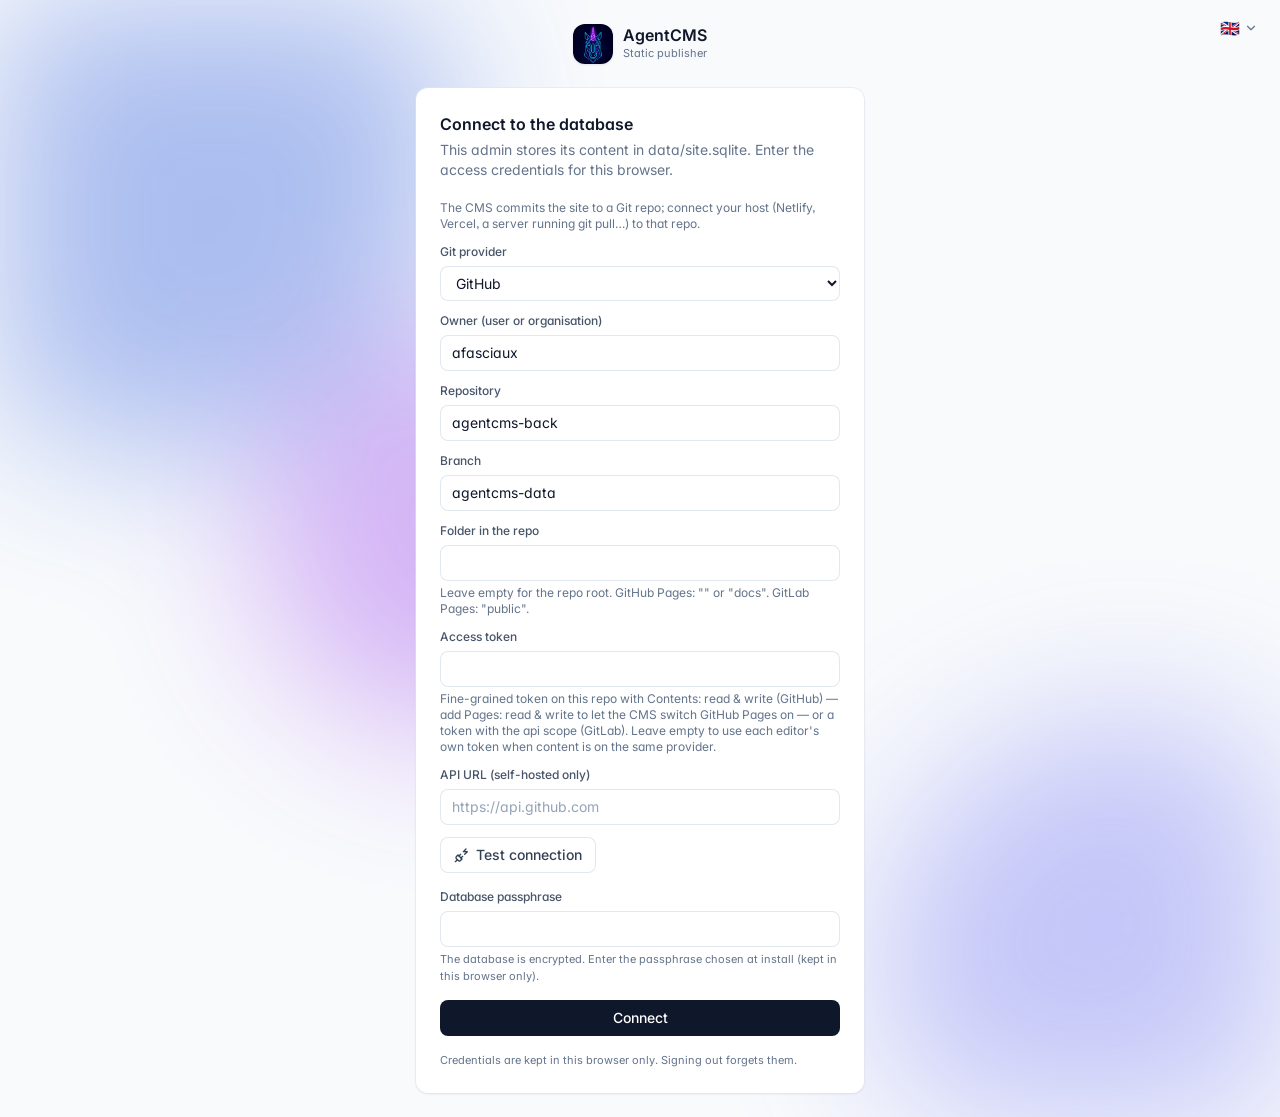
<file: admin/index.html>
<!doctype html>
<html lang="en">
  <head>
    <meta charset="UTF-8" />
    <link rel="icon" type="image/svg+xml" href="./favicon.svg" />
    <meta name="viewport" content="width=device-width, initial-scale=1.0" />
    <meta name="theme-color" content="#0f172a" />
    <meta name="google" content="notranslate" />
    <!-- The admin SPA is internal-only — block search-engine indexing of
         /admin/ and any sub-resource under it (config.js, asset bundle,
         …). Pair this with a `Disallow: /admin/` line in your public
         robots.txt for crawlers that honour that hint. -->
    <meta name="robots" content="noindex, nofollow, noarchive" />
    <meta name="googlebot" content="noindex, nofollow, noarchive" />
    <title>AgentCMS — Admin</title>
    <script>
      // Anti-FOUC: apply the saved theme synchronously, before React renders.
      (function () {
        try {
          var stored = localStorage.getItem("theme");
          var prefersDark = window.matchMedia && window.matchMedia("(prefers-color-scheme: dark)").matches;
          var theme = stored === "dark" || stored === "light" ? stored : prefersDark ? "dark" : "light";
          if (theme === "dark") document.documentElement.classList.add("dark");
        } catch (e) {}
      })();
    </script>
    <!--
      Import-map redirecting bare specifiers used by externally-loaded
      plugins/themes to small stub files in /admin/runtime/. Each stub
      reads the live React / i18n / cms-runtime instances out of
      window.__AGENTCMS_RUNTIME__ (populated by src/core/cmsRuntime.ts)
      so an external bundle and the admin SPA share the SAME module
      instance — required for React hooks integrity and i18next state.
      Native browser support: Chrome 89+, Firefox 108+, Safari 16.4+.
    -->

    <style>
      /* Boot loader — visible from the moment the HTML is parsed until
         React mounts and replaces #root's contents. Without this, the
         page after a hard reload (e.g. after the SetupForm completes)
         shows a blank/dark void for a few hundred ms while the bundle
         loads + executes — users perceive that as a "frozen blue page".
         The loader is plain CSS so it works without the bundle. */
      html,
      body {
        margin: 0;
        padding: 0;
        background: #f8fafc;
      }
      html.dark,
      html.dark body {
        background: #020617;
      }
      .agentcms-boot {
        position: fixed;
        inset: 0;
        display: flex;
        align-items: center;
        justify-content: center;
        z-index: 9999;
      }
      .agentcms-boot-spinner {
        width: 36px;
        height: 36px;
        border: 3px solid rgba(100, 116, 139, 0.25);
        border-top-color: #3b82f6;
        border-radius: 50%;
        animation: agentcms-boot-spin 0.85s linear infinite;
      }
      @keyframes agentcms-boot-spin {
        to {
          transform: rotate(360deg);
        }
      }
    </style>
    <script type="importmap">
      {
        "imports": {
          "react": "./runtime/react.js",
          "react/jsx-runtime": "./runtime/react-jsx-runtime.js",
          "react-dom": "./runtime/react-dom.js",
          "react-dom/client": "./runtime/react-dom-client.js",
          "react-i18next": "./runtime/react-i18next.js",
          "@agent-cms/runtime": "./runtime/cms-runtime.js"
        }
      }
    </script>
    <script type="module" crossorigin src="./assets/index-BdHs_IaH.js"></script>
    <link rel="stylesheet" crossorigin href="./assets/index-DipNIQx1.css">
  </head>
  <body>
    <div id="root">
      <div class="agentcms-boot" aria-hidden="true">
        <div class="agentcms-boot-spinner"></div>
      </div>
    </div>
    <!-- Runtime config bootstrap — must load synchronously, before the
         main bundle, so the Firebase resolver can read
         window.__AGENTCMS_CONFIG__ during module init.

         document.write injects a cache-busted script tag during HTML
         parsing; the browser processes it synchronously before the
         next <script>. A plain `<script src="./config.js">` would be
         subject to HTTP / CDN caching, and after the first-run setup
         writes a populated config.js next to the admin, the very next
         reload could serve the stale (null-stub) version from cache
         — re-displaying the SetupForm instead of the authenticated
         admin. The ?_t timestamp forces a fresh fetch on every load.
         See public/config.js for the file contents. -->
    <script>
      document.write(
        '<script src="./config.js?_t=' + Date.now() + '"><\/script>'
      );
    </script>
  </body>
</html>
</file>
<file: admin/assets/index-DipNIQx1.css>
@import"https://fonts.googleapis.com/css2?family=Inter:wght@400;500;600;700&display=swap";*,:before,:after{--tw-border-spacing-x: 0;--tw-border-spacing-y: 0;--tw-translate-x: 0;--tw-translate-y: 0;--tw-rotate: 0;--tw-skew-x: 0;--tw-skew-y: 0;--tw-scale-x: 1;--tw-scale-y: 1;--tw-pan-x: ;--tw-pan-y: ;--tw-pinch-zoom: ;--tw-scroll-snap-strictness: proximity;--tw-gradient-from-position: ;--tw-gradient-via-position: ;--tw-gradient-to-position: ;--tw-ordinal: ;--tw-slashed-zero: ;--tw-numeric-figure: ;--tw-numeric-spacing: ;--tw-numeric-fraction: ;--tw-ring-inset: ;--tw-ring-offset-width: 0px;--tw-ring-offset-color: #fff;--tw-ring-color: rgb(59 130 246 / .5);--tw-ring-offset-shadow: 0 0 #0000;--tw-ring-shadow: 0 0 #0000;--tw-shadow: 0 0 #0000;--tw-shadow-colored: 0 0 #0000;--tw-blur: ;--tw-brightness: ;--tw-contrast: ;--tw-grayscale: ;--tw-hue-rotate: ;--tw-invert: ;--tw-saturate: ;--tw-sepia: ;--tw-drop-shadow: ;--tw-backdrop-blur: ;--tw-backdrop-brightness: ;--tw-backdrop-contrast: ;--tw-backdrop-grayscale: ;--tw-backdrop-hue-rotate: ;--tw-backdrop-invert: ;--tw-backdrop-opacity: ;--tw-backdrop-saturate: ;--tw-backdrop-sepia: ;--tw-contain-size: ;--tw-contain-layout: ;--tw-contain-paint: ;--tw-contain-style: }::backdrop{--tw-border-spacing-x: 0;--tw-border-spacing-y: 0;--tw-translate-x: 0;--tw-translate-y: 0;--tw-rotate: 0;--tw-skew-x: 0;--tw-skew-y: 0;--tw-scale-x: 1;--tw-scale-y: 1;--tw-pan-x: ;--tw-pan-y: ;--tw-pinch-zoom: ;--tw-scroll-snap-strictness: proximity;--tw-gradient-from-position: ;--tw-gradient-via-position: ;--tw-gradient-to-position: ;--tw-ordinal: ;--tw-slashed-zero: ;--tw-numeric-figure: ;--tw-numeric-spacing: ;--tw-numeric-fraction: ;--tw-ring-inset: ;--tw-ring-offset-width: 0px;--tw-ring-offset-color: #fff;--tw-ring-color: rgb(59 130 246 / .5);--tw-ring-offset-shadow: 0 0 #0000;--tw-ring-shadow: 0 0 #0000;--tw-shadow: 0 0 #0000;--tw-shadow-colored: 0 0 #0000;--tw-blur: ;--tw-brightness: ;--tw-contrast: ;--tw-grayscale: ;--tw-hue-rotate: ;--tw-invert: ;--tw-saturate: ;--tw-sepia: ;--tw-drop-shadow: ;--tw-backdrop-blur: ;--tw-backdrop-brightness: ;--tw-backdrop-contrast: ;--tw-backdrop-grayscale: ;--tw-backdrop-hue-rotate: ;--tw-backdrop-invert: ;--tw-backdrop-opacity: ;--tw-backdrop-saturate: ;--tw-backdrop-sepia: ;--tw-contain-size: ;--tw-contain-layout: ;--tw-contain-paint: ;--tw-contain-style: }*,:before,:after{box-sizing:border-box;border-width:0;border-style:solid;border-color:#e5e7eb}:before,:after{--tw-content: ""}html,:host{line-height:1.5;-webkit-text-size-adjust:100%;-moz-tab-size:4;-o-tab-size:4;tab-size:4;font-family:Inter,ui-sans-serif,system-ui,-apple-system,Segoe UI,Roboto,sans-serif;font-feature-settings:normal;font-variation-settings:normal;-webkit-tap-highlight-color:transparent}body{margin:0;line-height:inherit}hr{height:0;color:inherit;border-top-width:1px}abbr:where([title]){-webkit-text-decoration:underline dotted;text-decoration:underline dotted}h1,h2,h3,h4,h5,h6{font-size:inherit;font-weight:inherit}a{color:inherit;text-decoration:inherit}b,strong{font-weight:bolder}code,kbd,samp,pre{font-family:ui-monospace,SFMono-Regular,Menlo,Monaco,Consolas,Liberation Mono,Courier New,monospace;font-feature-settings:normal;font-variation-settings:normal;font-size:1em}small{font-size:80%}sub,sup{font-size:75%;line-height:0;position:relative;vertical-align:baseline}sub{bottom:-.25em}sup{top:-.5em}table{text-indent:0;border-color:inherit;border-collapse:collapse}button,input,optgroup,select,textarea{font-family:inherit;font-feature-settings:inherit;font-variation-settings:inherit;font-size:100%;font-weight:inherit;line-height:inherit;letter-spacing:inherit;color:inherit;margin:0;padding:0}button,select{text-transform:none}button,input:where([type=button]),input:where([type=reset]),input:where([type=submit]){-webkit-appearance:button;background-color:transparent;background-image:none}:-moz-focusring{outline:auto}:-moz-ui-invalid{box-shadow:none}progress{vertical-align:baseline}::-webkit-inner-spin-button,::-webkit-outer-spin-button{height:auto}[type=search]{-webkit-appearance:textfield;outline-offset:-2px}::-webkit-search-decoration{-webkit-appearance:none}::-webkit-file-upload-button{-webkit-appearance:button;font:inherit}summary{display:list-item}blockquote,dl,dd,h1,h2,h3,h4,h5,h6,hr,figure,p,pre{margin:0}fieldset{margin:0;padding:0}legend{padding:0}ol,ul,menu{list-style:none;margin:0;padding:0}dialog{padding:0}textarea{resize:vertical}input::-moz-placeholder,textarea::-moz-placeholder{opacity:1;color:#9ca3af}input::placeholder,textarea::placeholder{opacity:1;color:#9ca3af}button,[role=button]{cursor:pointer}:disabled{cursor:default}img,svg,video,canvas,audio,iframe,embed,object{display:block;vertical-align:middle}img,video{max-width:100%;height:auto}[hidden]:where(:not([hidden=until-found])){display:none}:root{color-scheme:light dark}html,body,#root{height:100%}body{--tw-bg-opacity: 1;background-color:rgb(248 250 252 / var(--tw-bg-opacity, 1));font-family:Inter,ui-sans-serif,system-ui,-apple-system,Segoe UI,Roboto,sans-serif;--tw-text-opacity: 1;color:rgb(15 23 42 / var(--tw-text-opacity, 1));-webkit-font-smoothing:antialiased;-moz-osx-font-smoothing:grayscale}body:is(.dark *){--tw-bg-opacity: 1;background-color:rgb(2 6 23 / var(--tw-bg-opacity, 1));--tw-text-opacity: 1;color:rgb(241 245 249 / var(--tw-text-opacity, 1))}body{font-feature-settings:"cv11","ss01","ss03"}*:focus-visible{border-radius:.25rem;outline:2px solid transparent;outline-offset:2px;--tw-ring-offset-shadow: var(--tw-ring-inset) 0 0 0 var(--tw-ring-offset-width) var(--tw-ring-offset-color);--tw-ring-shadow: var(--tw-ring-inset) 0 0 0 calc(2px + var(--tw-ring-offset-width)) var(--tw-ring-color);box-shadow:var(--tw-ring-offset-shadow),var(--tw-ring-shadow),var(--tw-shadow, 0 0 #0000);--tw-ring-color: rgb(59 130 246 / .6);--tw-ring-offset-width: 2px;--tw-ring-offset-color: #fff}*:focus-visible:is(.dark *){--tw-ring-offset-color: #020617}.\!container{width:100%!important}.container{width:100%}@media(min-width:640px){.\!container{max-width:640px!important}.container{max-width:640px}}@media(min-width:768px){.\!container{max-width:768px!important}.container{max-width:768px}}@media(min-width:1024px){.\!container{max-width:1024px!important}.container{max-width:1024px}}@media(min-width:1280px){.\!container{max-width:1280px!important}.container{max-width:1280px}}@media(min-width:1536px){.\!container{max-width:1536px!important}.container{max-width:1536px}}.\!btn{display:inline-flex;align-items:center;justify-content:center;gap:.5rem;border-radius:.5rem;padding:.5rem .875rem;font-size:.875rem;line-height:1.25rem;font-weight:500;transition-property:color,background-color,border-color,text-decoration-color,fill,stroke;transition-timing-function:cubic-bezier(.4,0,.2,1);transition-duration:.15s}.\!btn:disabled{pointer-events:none;opacity:.5}.btn{display:inline-flex;align-items:center;justify-content:center;gap:.5rem;border-radius:.5rem;padding:.5rem .875rem;font-size:.875rem;line-height:1.25rem;font-weight:500;transition-property:color,background-color,border-color,text-decoration-color,fill,stroke;transition-timing-function:cubic-bezier(.4,0,.2,1);transition-duration:.15s}.btn:disabled{pointer-events:none;opacity:.5}.btn-primary{display:inline-flex;align-items:center;justify-content:center;gap:.5rem;border-radius:.5rem;padding:.5rem .875rem;font-size:.875rem;line-height:1.25rem;font-weight:500;transition-property:color,background-color,border-color,text-decoration-color,fill,stroke;transition-timing-function:cubic-bezier(.4,0,.2,1);transition-duration:.15s}.btn-primary:disabled{pointer-events:none;opacity:.5}.btn-primary{--tw-bg-opacity: 1;background-color:rgb(15 23 42 / var(--tw-bg-opacity, 1));--tw-text-opacity: 1;color:rgb(255 255 255 / var(--tw-text-opacity, 1))}.btn-primary:hover{--tw-bg-opacity: 1;background-color:rgb(30 41 59 / var(--tw-bg-opacity, 1))}.btn-primary:active{--tw-bg-opacity: 1;background-color:rgb(51 65 85 / var(--tw-bg-opacity, 1))}.btn-primary:is(.dark *){--tw-bg-opacity: 1;background-color:rgb(241 245 249 / var(--tw-bg-opacity, 1));--tw-text-opacity: 1;color:rgb(15 23 42 / var(--tw-text-opacity, 1))}.btn-primary:hover:is(.dark *){--tw-bg-opacity: 1;background-color:rgb(255 255 255 / var(--tw-bg-opacity, 1))}.btn-secondary{display:inline-flex;align-items:center;justify-content:center;gap:.5rem;border-radius:.5rem;padding:.5rem .875rem;font-size:.875rem;line-height:1.25rem;font-weight:500;transition-property:color,background-color,border-color,text-decoration-color,fill,stroke;transition-timing-function:cubic-bezier(.4,0,.2,1);transition-duration:.15s}.btn-secondary:disabled{pointer-events:none;opacity:.5}.btn-secondary{--tw-bg-opacity: 1;background-color:rgb(255 255 255 / var(--tw-bg-opacity, 1));--tw-text-opacity: 1;color:rgb(51 65 85 / var(--tw-text-opacity, 1));--tw-ring-offset-shadow: var(--tw-ring-inset) 0 0 0 var(--tw-ring-offset-width) var(--tw-ring-offset-color);--tw-ring-shadow: var(--tw-ring-inset) 0 0 0 calc(1px + var(--tw-ring-offset-width)) var(--tw-ring-color);box-shadow:var(--tw-ring-offset-shadow),var(--tw-ring-shadow),var(--tw-shadow, 0 0 #0000);--tw-ring-inset: inset;--tw-ring-opacity: 1;--tw-ring-color: rgb(226 232 240 / var(--tw-ring-opacity, 1))}.btn-secondary:hover{--tw-bg-opacity: 1;background-color:rgb(248 250 252 / var(--tw-bg-opacity, 1))}.btn-secondary:is(.dark *){--tw-bg-opacity: 1;background-color:rgb(30 41 59 / var(--tw-bg-opacity, 1));--tw-text-opacity: 1;color:rgb(226 232 240 / var(--tw-text-opacity, 1));--tw-ring-opacity: 1;--tw-ring-color: rgb(51 65 85 / var(--tw-ring-opacity, 1))}.btn-secondary:hover:is(.dark *){--tw-bg-opacity: 1;background-color:rgb(51 65 85 / var(--tw-bg-opacity, 1))}.btn-ghost{display:inline-flex;align-items:center;justify-content:center;gap:.5rem;border-radius:.5rem;padding:.5rem .875rem;font-size:.875rem;line-height:1.25rem;font-weight:500;transition-property:color,background-color,border-color,text-decoration-color,fill,stroke;transition-timing-function:cubic-bezier(.4,0,.2,1);transition-duration:.15s}.btn-ghost:disabled{pointer-events:none;opacity:.5}.btn-ghost{--tw-text-opacity: 1;color:rgb(71 85 105 / var(--tw-text-opacity, 1))}.btn-ghost:hover{--tw-bg-opacity: 1;background-color:rgb(241 245 249 / var(--tw-bg-opacity, 1));--tw-text-opacity: 1;color:rgb(15 23 42 / var(--tw-text-opacity, 1))}.btn-ghost:is(.dark *){--tw-text-opacity: 1;color:rgb(203 213 225 / var(--tw-text-opacity, 1))}.btn-ghost:hover:is(.dark *){--tw-bg-opacity: 1;background-color:rgb(30 41 59 / var(--tw-bg-opacity, 1));--tw-text-opacity: 1;color:rgb(248 250 252 / var(--tw-text-opacity, 1))}.btn-danger{display:inline-flex;align-items:center;justify-content:center;gap:.5rem;border-radius:.5rem;padding:.5rem .875rem;font-size:.875rem;line-height:1.25rem;font-weight:500;transition-property:color,background-color,border-color,text-decoration-color,fill,stroke;transition-timing-function:cubic-bezier(.4,0,.2,1);transition-duration:.15s}.btn-danger:disabled{pointer-events:none;opacity:.5}.btn-danger{--tw-bg-opacity: 1;background-color:rgb(220 38 38 / var(--tw-bg-opacity, 1));--tw-text-opacity: 1;color:rgb(255 255 255 / var(--tw-text-opacity, 1))}.btn-danger:hover{--tw-bg-opacity: 1;background-color:rgb(239 68 68 / var(--tw-bg-opacity, 1))}.btn-danger:active{--tw-bg-opacity: 1;background-color:rgb(185 28 28 / var(--tw-bg-opacity, 1))}.\!input{width:100%;border-radius:.5rem;border-width:0px;--tw-bg-opacity: 1;background-color:rgb(255 255 255 / var(--tw-bg-opacity, 1));padding:.5rem .75rem;font-size:.875rem;line-height:1.25rem;--tw-text-opacity: 1;color:rgb(15 23 42 / var(--tw-text-opacity, 1));--tw-ring-offset-shadow: var(--tw-ring-inset) 0 0 0 var(--tw-ring-offset-width) var(--tw-ring-offset-color);--tw-ring-shadow: var(--tw-ring-inset) 0 0 0 calc(1px + var(--tw-ring-offset-width)) var(--tw-ring-color);box-shadow:var(--tw-ring-offset-shadow),var(--tw-ring-shadow),var(--tw-shadow, 0 0 #0000);--tw-ring-inset: inset;--tw-ring-opacity: 1;--tw-ring-color: rgb(226 232 240 / var(--tw-ring-opacity, 1));transition-property:color,background-color,border-color,text-decoration-color,fill,stroke,opacity,box-shadow,transform,filter,backdrop-filter;transition-timing-function:cubic-bezier(.4,0,.2,1);transition-duration:.15s}.\!input::-moz-placeholder{--tw-text-opacity: 1;color:rgb(148 163 184 / var(--tw-text-opacity, 1))}.\!input::placeholder{--tw-text-opacity: 1;color:rgb(148 163 184 / var(--tw-text-opacity, 1))}.\!input:focus{--tw-ring-offset-shadow: var(--tw-ring-inset) 0 0 0 var(--tw-ring-offset-width) var(--tw-ring-offset-color);--tw-ring-shadow: var(--tw-ring-inset) 0 0 0 calc(2px + var(--tw-ring-offset-width)) var(--tw-ring-color);box-shadow:var(--tw-ring-offset-shadow),var(--tw-ring-shadow),var(--tw-shadow, 0 0 #0000);--tw-ring-inset: inset;--tw-ring-opacity: 1;--tw-ring-color: rgb(59 130 246 / var(--tw-ring-opacity, 1))}.\!input:is(.dark *){--tw-bg-opacity: 1;background-color:rgb(30 41 59 / var(--tw-bg-opacity, 1));--tw-text-opacity: 1;color:rgb(241 245 249 / var(--tw-text-opacity, 1));--tw-ring-opacity: 1;--tw-ring-color: rgb(51 65 85 / var(--tw-ring-opacity, 1))}.\!input:is(.dark *)::-moz-placeholder{--tw-text-opacity: 1;color:rgb(100 116 139 / var(--tw-text-opacity, 1))}.\!input:is(.dark *)::placeholder{--tw-text-opacity: 1;color:rgb(100 116 139 / var(--tw-text-opacity, 1))}.\!input:focus:is(.dark *){--tw-ring-opacity: 1;--tw-ring-color: rgb(96 165 250 / var(--tw-ring-opacity, 1))}.input{width:100%;border-radius:.5rem;border-width:0px;--tw-bg-opacity: 1;background-color:rgb(255 255 255 / var(--tw-bg-opacity, 1));padding:.5rem .75rem;font-size:.875rem;line-height:1.25rem;--tw-text-opacity: 1;color:rgb(15 23 42 / var(--tw-text-opacity, 1));--tw-ring-offset-shadow: var(--tw-ring-inset) 0 0 0 var(--tw-ring-offset-width) var(--tw-ring-offset-color);--tw-ring-shadow: var(--tw-ring-inset) 0 0 0 calc(1px + var(--tw-ring-offset-width)) var(--tw-ring-color);box-shadow:var(--tw-ring-offset-shadow),var(--tw-ring-shadow),var(--tw-shadow, 0 0 #0000);--tw-ring-inset: inset;--tw-ring-opacity: 1;--tw-ring-color: rgb(226 232 240 / var(--tw-ring-opacity, 1));transition-property:color,background-color,border-color,text-decoration-color,fill,stroke,opacity,box-shadow,transform,filter,backdrop-filter;transition-timing-function:cubic-bezier(.4,0,.2,1);transition-duration:.15s}.input::-moz-placeholder{--tw-text-opacity: 1;color:rgb(148 163 184 / var(--tw-text-opacity, 1))}.input::placeholder{--tw-text-opacity: 1;color:rgb(148 163 184 / var(--tw-text-opacity, 1))}.input:focus{--tw-ring-offset-shadow: var(--tw-ring-inset) 0 0 0 var(--tw-ring-offset-width) var(--tw-ring-offset-color);--tw-ring-shadow: var(--tw-ring-inset) 0 0 0 calc(2px + var(--tw-ring-offset-width)) var(--tw-ring-color);box-shadow:var(--tw-ring-offset-shadow),var(--tw-ring-shadow),var(--tw-shadow, 0 0 #0000);--tw-ring-inset: inset;--tw-ring-opacity: 1;--tw-ring-color: rgb(59 130 246 / var(--tw-ring-opacity, 1))}.input:is(.dark *){--tw-bg-opacity: 1;background-color:rgb(30 41 59 / var(--tw-bg-opacity, 1));--tw-text-opacity: 1;color:rgb(241 245 249 / var(--tw-text-opacity, 1));--tw-ring-opacity: 1;--tw-ring-color: rgb(51 65 85 / var(--tw-ring-opacity, 1))}.input:is(.dark *)::-moz-placeholder{--tw-text-opacity: 1;color:rgb(100 116 139 / var(--tw-text-opacity, 1))}.input:is(.dark *)::placeholder{--tw-text-opacity: 1;color:rgb(100 116 139 / var(--tw-text-opacity, 1))}.input:focus:is(.dark *){--tw-ring-opacity: 1;--tw-ring-color: rgb(96 165 250 / var(--tw-ring-opacity, 1))}.label{margin-bottom:.375rem;display:block;font-size:.75rem;line-height:1rem;font-weight:500;--tw-text-opacity: 1;color:rgb(71 85 105 / var(--tw-text-opacity, 1))}.label:is(.dark *){--tw-text-opacity: 1;color:rgb(203 213 225 / var(--tw-text-opacity, 1))}.card{border-radius:.75rem;--tw-bg-opacity: 1;background-color:rgb(255 255 255 / var(--tw-bg-opacity, 1));--tw-shadow: 0 1px 2px 0 rgb(15 23 42 / .04), 0 1px 3px 0 rgb(15 23 42 / .06);--tw-shadow-colored: 0 1px 2px 0 var(--tw-shadow-color), 0 1px 3px 0 var(--tw-shadow-color);box-shadow:var(--tw-ring-offset-shadow, 0 0 #0000),var(--tw-ring-shadow, 0 0 #0000),var(--tw-shadow);--tw-ring-offset-shadow: var(--tw-ring-inset) 0 0 0 var(--tw-ring-offset-width) var(--tw-ring-offset-color);--tw-ring-shadow: var(--tw-ring-inset) 0 0 0 calc(1px + var(--tw-ring-offset-width)) var(--tw-ring-color);box-shadow:var(--tw-ring-offset-shadow),var(--tw-ring-shadow),var(--tw-shadow, 0 0 #0000);--tw-ring-color: rgb(226 232 240 / .6)}.card:is(.dark *){--tw-bg-opacity: 1;background-color:rgb(15 23 42 / var(--tw-bg-opacity, 1));--tw-ring-color: rgb(51 65 85 / .6)}.chip{display:inline-flex;align-items:center;gap:.375rem;border-radius:9999px;padding:.125rem .625rem;font-size:.75rem;line-height:1rem;font-weight:500}.badge-draft{display:inline-flex;align-items:center;gap:.375rem;border-radius:9999px;padding:.125rem .625rem;font-size:.75rem;line-height:1rem;font-weight:500;--tw-bg-opacity: 1;background-color:rgb(241 245 249 / var(--tw-bg-opacity, 1));--tw-text-opacity: 1;color:rgb(51 65 85 / var(--tw-text-opacity, 1))}.badge-draft:is(.dark *){--tw-bg-opacity: 1;background-color:rgb(30 41 59 / var(--tw-bg-opacity, 1));--tw-text-opacity: 1;color:rgb(226 232 240 / var(--tw-text-opacity, 1))}.badge-online{display:inline-flex;align-items:center;gap:.375rem;border-radius:9999px;padding:.125rem .625rem;font-size:.75rem;line-height:1rem;font-weight:500;--tw-bg-opacity: 1;background-color:rgb(209 250 229 / var(--tw-bg-opacity, 1));--tw-text-opacity: 1;color:rgb(4 120 87 / var(--tw-text-opacity, 1))}.badge-online:is(.dark *){background-color:#064e3b66;--tw-text-opacity: 1;color:rgb(110 231 183 / var(--tw-text-opacity, 1))}.pointer-events-none{pointer-events:none}.pointer-events-auto{pointer-events:auto}.\!visible{visibility:visible!important}.visible{visibility:visible}.invisible{visibility:hidden}.collapse{visibility:collapse}.static{position:static}.fixed{position:fixed}.absolute{position:absolute}.relative{position:relative}.sticky{position:sticky}.inset-0{top:0;right:0;bottom:0;left:0}.inset-y-0{top:0;bottom:0}.-bottom-20{bottom:-5rem}.-bottom-8{bottom:-2rem}.-left-4{left:-1rem}.-right-20{right:-5rem}.-right-4{right:-1rem}.-right-8{right:-2rem}.bottom-0{bottom:0}.bottom-6{bottom:1.5rem}.bottom-8{bottom:2rem}.left-0{left:0}.left-1\/2{left:50%}.left-2\.5{left:.625rem}.left-3{left:.75rem}.left-4{left:1rem}.left-6{left:1.5rem}.right-0{right:0}.right-2{right:.5rem}.right-4{right:1rem}.right-6{right:1.5rem}.right-8{right:2rem}.top-0{top:0}.top-1\/2{top:50%}.top-1\/3{top:33.333333%}.top-12{top:3rem}.top-24{top:6rem}.top-28{top:7rem}.top-3{top:.75rem}.top-4{top:1rem}.top-9{top:2.25rem}.-z-0{z-index:0}.-z-10{z-index:-10}.z-0{z-index:0}.z-10{z-index:10}.z-20{z-index:20}.z-30{z-index:30}.z-40{z-index:40}.z-50{z-index:50}.z-\[100\]{z-index:100}.col-span-12{grid-column:span 12 / span 12}.col-span-2{grid-column:span 2 / span 2}.col-span-4{grid-column:span 4 / span 4}.col-span-8{grid-column:span 8 / span 8}.-m-1{margin:-.25rem}.-m-1\.5{margin:-.375rem}.-mx-4{margin-left:-1rem;margin-right:-1rem}.mx-0\.5{margin-left:.125rem;margin-right:.125rem}.mx-auto{margin-left:auto;margin-right:auto}.my-12{margin-top:3rem;margin-bottom:3rem}.my-2{margin-top:.5rem;margin-bottom:.5rem}.my-3{margin-top:.75rem;margin-bottom:.75rem}.my-4{margin-top:1rem;margin-bottom:1rem}.\!mb-0{margin-bottom:0!important}.-mb-px{margin-bottom:-1px}.-mt-2{margin-top:-.5rem}.mb-0{margin-bottom:0}.mb-1{margin-bottom:.25rem}.mb-10{margin-bottom:2.5rem}.mb-12{margin-bottom:3rem}.mb-16{margin-bottom:4rem}.mb-2{margin-bottom:.5rem}.mb-3{margin-bottom:.75rem}.mb-4{margin-bottom:1rem}.mb-5{margin-bottom:1.25rem}.mb-6{margin-bottom:1.5rem}.mb-8{margin-bottom:2rem}.ml-1{margin-left:.25rem}.ml-1\.5{margin-left:.375rem}.ml-2{margin-left:.5rem}.ml-6{margin-left:1.5rem}.ml-auto{margin-left:auto}.mr-1{margin-right:.25rem}.mr-2{margin-right:.5rem}.mt-0\.5{margin-top:.125rem}.mt-1{margin-top:.25rem}.mt-1\.5{margin-top:.375rem}.mt-16{margin-top:4rem}.mt-2{margin-top:.5rem}.mt-3{margin-top:.75rem}.mt-4{margin-top:1rem}.mt-5{margin-top:1.25rem}.mt-6{margin-top:1.5rem}.mt-8{margin-top:2rem}.line-clamp-2{overflow:hidden;display:-webkit-box;-webkit-box-orient:vertical;-webkit-line-clamp:2}.line-clamp-3{overflow:hidden;display:-webkit-box;-webkit-box-orient:vertical;-webkit-line-clamp:3}.\!block{display:block!important}.block{display:block}.inline-block{display:inline-block}.inline{display:inline}.flex{display:flex}.inline-flex{display:inline-flex}.table{display:table}.\!grid{display:grid!important}.grid{display:grid}.contents{display:contents}.hidden{display:none}.aspect-\[16\/10\]{aspect-ratio:16/10}.aspect-\[16\/9\]{aspect-ratio:16/9}.aspect-\[21\/9\]{aspect-ratio:21/9}.aspect-\[4\/3\]{aspect-ratio:4/3}.aspect-\[4\/5\]{aspect-ratio:4/5}.aspect-square{aspect-ratio:1 / 1}.aspect-video{aspect-ratio:16 / 9}.h-1\.5{height:.375rem}.h-10{height:2.5rem}.h-12{height:3rem}.h-14{height:3.5rem}.h-16{height:4rem}.h-20{height:5rem}.h-24{height:6rem}.h-3{height:.75rem}.h-3\.5{height:.875rem}.h-32{height:8rem}.h-4{height:1rem}.h-40{height:10rem}.h-48{height:12rem}.h-5{height:1.25rem}.h-6{height:1.5rem}.h-64{height:16rem}.h-7{height:1.75rem}.h-8{height:2rem}.h-9{height:2.25rem}.h-96{height:24rem}.h-\[60vh\]{height:60vh}.h-auto{height:auto}.h-full{height:100%}.h-px{height:1px}.max-h-24{max-height:6rem}.max-h-60{max-height:15rem}.max-h-64{max-height:16rem}.max-h-72{max-height:18rem}.max-h-80{max-height:20rem}.max-h-\[180px\]{max-height:180px}.max-h-\[280px\]{max-height:280px}.max-h-\[80vh\]{max-height:80vh}.max-h-\[90vh\]{max-height:90vh}.max-h-\[calc\(100vh-4\.5rem\)\]{max-height:calc(100vh - 4.5rem)}.min-h-\[120px\]{min-height:120px}.min-h-\[180px\]{min-height:180px}.min-h-\[280px\]{min-height:280px}.min-h-\[400px\]{min-height:400px}.min-h-\[40vh\]{min-height:40vh}.min-h-\[600px\]{min-height:600px}.min-h-\[60px\]{min-height:60px}.min-h-\[60vh\]{min-height:60vh}.min-h-\[80px\]{min-height:80px}.min-h-full{min-height:100%}.min-h-screen{min-height:100vh}.w-1\.5{width:.375rem}.w-10{width:2.5rem}.w-12{width:3rem}.w-14{width:3.5rem}.w-20{width:5rem}.w-24{width:6rem}.w-3{width:.75rem}.w-3\.5{width:.875rem}.w-32{width:8rem}.w-4{width:1rem}.w-40{width:10rem}.w-44{width:11rem}.w-48{width:12rem}.w-5{width:1.25rem}.w-6{width:1.5rem}.w-64{width:16rem}.w-7{width:1.75rem}.w-72{width:18rem}.w-8{width:2rem}.w-96{width:24rem}.w-auto{width:auto}.w-full{width:100%}.w-px{width:1px}.min-w-0{min-width:0px}.min-w-\[120px\]{min-width:120px}.min-w-\[160px\]{min-width:160px}.min-w-\[200px\]{min-width:200px}.min-w-\[220px\]{min-width:220px}.min-w-\[240px\]{min-width:240px}.min-w-\[260px\]{min-width:260px}.max-w-2xl{max-width:42rem}.max-w-3xl{max-width:48rem}.max-w-4xl{max-width:56rem}.max-w-\[100px\]{max-width:100px}.max-w-\[240px\]{max-width:240px}.max-w-\[360px\]{max-width:360px}.max-w-\[85vw\]{max-width:85vw}.max-w-full{max-width:100%}.max-w-lg{max-width:32rem}.max-w-md{max-width:28rem}.max-w-none{max-width:none}.max-w-sm{max-width:24rem}.max-w-xl{max-width:36rem}.max-w-xs{max-width:20rem}.flex-1{flex:1 1 0%}.flex-shrink-0{flex-shrink:0}.shrink{flex-shrink:1}.shrink-0{flex-shrink:0}.flex-grow,.grow{flex-grow:1}.border-collapse{border-collapse:collapse}.origin-top-right{transform-origin:top right}.-translate-x-1\/2{--tw-translate-x: -50%;transform:translate(var(--tw-translate-x),var(--tw-translate-y)) rotate(var(--tw-rotate)) skew(var(--tw-skew-x)) skewY(var(--tw-skew-y)) scaleX(var(--tw-scale-x)) scaleY(var(--tw-scale-y))}.-translate-x-full{--tw-translate-x: -100%;transform:translate(var(--tw-translate-x),var(--tw-translate-y)) rotate(var(--tw-rotate)) skew(var(--tw-skew-x)) skewY(var(--tw-skew-y)) scaleX(var(--tw-scale-x)) scaleY(var(--tw-scale-y))}.-translate-y-1\/2{--tw-translate-y: -50%;transform:translate(var(--tw-translate-x),var(--tw-translate-y)) rotate(var(--tw-rotate)) skew(var(--tw-skew-x)) skewY(var(--tw-skew-y)) scaleX(var(--tw-scale-x)) scaleY(var(--tw-scale-y))}.translate-x-0{--tw-translate-x: 0px;transform:translate(var(--tw-translate-x),var(--tw-translate-y)) rotate(var(--tw-rotate)) skew(var(--tw-skew-x)) skewY(var(--tw-skew-y)) scaleX(var(--tw-scale-x)) scaleY(var(--tw-scale-y))}.translate-x-1\/2{--tw-translate-x: 50%;transform:translate(var(--tw-translate-x),var(--tw-translate-y)) rotate(var(--tw-rotate)) skew(var(--tw-skew-x)) skewY(var(--tw-skew-y)) scaleX(var(--tw-scale-x)) scaleY(var(--tw-scale-y))}.translate-y-1\/2{--tw-translate-y: 50%;transform:translate(var(--tw-translate-x),var(--tw-translate-y)) rotate(var(--tw-rotate)) skew(var(--tw-skew-x)) skewY(var(--tw-skew-y)) scaleX(var(--tw-scale-x)) scaleY(var(--tw-scale-y))}.translate-y-full{--tw-translate-y: 100%;transform:translate(var(--tw-translate-x),var(--tw-translate-y)) rotate(var(--tw-rotate)) skew(var(--tw-skew-x)) skewY(var(--tw-skew-y)) scaleX(var(--tw-scale-x)) scaleY(var(--tw-scale-y))}.rotate-180{--tw-rotate: 180deg;transform:translate(var(--tw-translate-x),var(--tw-translate-y)) rotate(var(--tw-rotate)) skew(var(--tw-skew-x)) skewY(var(--tw-skew-y)) scaleX(var(--tw-scale-x)) scaleY(var(--tw-scale-y))}.transform{transform:translate(var(--tw-translate-x),var(--tw-translate-y)) rotate(var(--tw-rotate)) skew(var(--tw-skew-x)) skewY(var(--tw-skew-y)) scaleX(var(--tw-scale-x)) scaleY(var(--tw-scale-y))}@keyframes fade-in{0%{opacity:0}to{opacity:1}}.animate-fade-in{animation:fade-in .18s ease-out}@keyframes scale-in{0%{opacity:0;transform:scale(.96)}to{opacity:1;transform:scale(1)}}.animate-scale-in{animation:scale-in .18s ease-out}@keyframes spin{to{transform:rotate(360deg)}}.animate-spin{animation:spin 1s linear infinite}.cursor-not-allowed{cursor:not-allowed}.cursor-pointer{cursor:pointer}.select-none{-webkit-user-select:none;-moz-user-select:none;user-select:none}.resize-none{resize:none}.resize-y{resize:vertical}.resize{resize:both}.snap-x{scroll-snap-type:x var(--tw-scroll-snap-strictness)}.snap-mandatory{--tw-scroll-snap-strictness: mandatory}.snap-start{scroll-snap-align:start}.list-inside{list-style-position:inside}.list-decimal{list-style-type:decimal}.appearance-none{-webkit-appearance:none;-moz-appearance:none;appearance:none}.auto-rows-\[280px\]{grid-auto-rows:280px}.grid-cols-1{grid-template-columns:repeat(1,minmax(0,1fr))}.grid-cols-12{grid-template-columns:repeat(12,minmax(0,1fr))}.grid-cols-2{grid-template-columns:repeat(2,minmax(0,1fr))}.grid-cols-3{grid-template-columns:repeat(3,minmax(0,1fr))}.grid-cols-\[1fr_2fr_auto\]{grid-template-columns:1fr 2fr auto}.grid-cols-\[auto_1fr\]{grid-template-columns:auto 1fr}.flex-col{flex-direction:column}.flex-wrap{flex-wrap:wrap}.items-start{align-items:flex-start}.items-end{align-items:flex-end}.items-center{align-items:center}.items-baseline{align-items:baseline}.justify-end{justify-content:flex-end}.justify-center{justify-content:center}.justify-between{justify-content:space-between}.gap-0\.5{gap:.125rem}.gap-1{gap:.25rem}.gap-1\.5{gap:.375rem}.gap-12{gap:3rem}.gap-2{gap:.5rem}.gap-2\.5{gap:.625rem}.gap-3{gap:.75rem}.gap-4{gap:1rem}.gap-6{gap:1.5rem}.gap-8{gap:2rem}.gap-x-4{-moz-column-gap:1rem;column-gap:1rem}.gap-x-8{-moz-column-gap:2rem;column-gap:2rem}.gap-y-2{row-gap:.5rem}.gap-y-3{row-gap:.75rem}.-space-x-1>:not([hidden])~:not([hidden]){--tw-space-x-reverse: 0;margin-right:calc(-.25rem * var(--tw-space-x-reverse));margin-left:calc(-.25rem * calc(1 - var(--tw-space-x-reverse)))}.space-y-0\.5>:not([hidden])~:not([hidden]){--tw-space-y-reverse: 0;margin-top:calc(.125rem * calc(1 - var(--tw-space-y-reverse)));margin-bottom:calc(.125rem * var(--tw-space-y-reverse))}.space-y-1>:not([hidden])~:not([hidden]){--tw-space-y-reverse: 0;margin-top:calc(.25rem * calc(1 - var(--tw-space-y-reverse)));margin-bottom:calc(.25rem * var(--tw-space-y-reverse))}.space-y-1\.5>:not([hidden])~:not([hidden]){--tw-space-y-reverse: 0;margin-top:calc(.375rem * calc(1 - var(--tw-space-y-reverse)));margin-bottom:calc(.375rem * var(--tw-space-y-reverse))}.space-y-2>:not([hidden])~:not([hidden]){--tw-space-y-reverse: 0;margin-top:calc(.5rem * calc(1 - var(--tw-space-y-reverse)));margin-bottom:calc(.5rem * var(--tw-space-y-reverse))}.space-y-3>:not([hidden])~:not([hidden]){--tw-space-y-reverse: 0;margin-top:calc(.75rem * calc(1 - var(--tw-space-y-reverse)));margin-bottom:calc(.75rem * var(--tw-space-y-reverse))}.space-y-4>:not([hidden])~:not([hidden]){--tw-space-y-reverse: 0;margin-top:calc(1rem * calc(1 - var(--tw-space-y-reverse)));margin-bottom:calc(1rem * var(--tw-space-y-reverse))}.space-y-5>:not([hidden])~:not([hidden]){--tw-space-y-reverse: 0;margin-top:calc(1.25rem * calc(1 - var(--tw-space-y-reverse)));margin-bottom:calc(1.25rem * var(--tw-space-y-reverse))}.space-y-6>:not([hidden])~:not([hidden]){--tw-space-y-reverse: 0;margin-top:calc(1.5rem * calc(1 - var(--tw-space-y-reverse)));margin-bottom:calc(1.5rem * var(--tw-space-y-reverse))}.divide-y>:not([hidden])~:not([hidden]){--tw-divide-y-reverse: 0;border-top-width:calc(1px * calc(1 - var(--tw-divide-y-reverse)));border-bottom-width:calc(1px * var(--tw-divide-y-reverse))}.divide-surface-200>:not([hidden])~:not([hidden]){--tw-divide-opacity: 1;border-color:rgb(226 232 240 / var(--tw-divide-opacity, 1))}.self-start{align-self:flex-start}.self-center{align-self:center}.overflow-auto{overflow:auto}.overflow-hidden{overflow:hidden}.overflow-x-auto{overflow-x:auto}.overflow-y-auto{overflow-y:auto}.overflow-x-hidden{overflow-x:hidden}.overscroll-contain{overscroll-behavior:contain}.scroll-smooth{scroll-behavior:smooth}.truncate{overflow:hidden;text-overflow:ellipsis;white-space:nowrap}.whitespace-nowrap{white-space:nowrap}.whitespace-pre-line{white-space:pre-line}.whitespace-pre-wrap{white-space:pre-wrap}.break-words{overflow-wrap:break-word}.break-all{word-break:break-all}.rounded{border-radius:.25rem}.rounded-2xl{border-radius:1rem}.rounded-3xl{border-radius:1.5rem}.rounded-full{border-radius:9999px}.rounded-lg{border-radius:.5rem}.rounded-md{border-radius:.375rem}.rounded-xl{border-radius:.75rem}.border{border-width:1px}.border-0{border-width:0px}.border-2{border-width:2px}.border-y{border-top-width:1px;border-bottom-width:1px}.border-b{border-bottom-width:1px}.border-b-2{border-bottom-width:2px}.border-l-2{border-left-width:2px}.border-l-4{border-left-width:4px}.border-r{border-right-width:1px}.border-t{border-top-width:1px}.border-dashed{border-style:dashed}.border-amber-400{--tw-border-opacity: 1;border-color:rgb(251 191 36 / var(--tw-border-opacity, 1))}.border-blue-500{--tw-border-opacity: 1;border-color:rgb(59 130 246 / var(--tw-border-opacity, 1))}.border-blue-600{--tw-border-opacity: 1;border-color:rgb(37 99 235 / var(--tw-border-opacity, 1))}.border-red-200{--tw-border-opacity: 1;border-color:rgb(254 202 202 / var(--tw-border-opacity, 1))}.border-red-300{--tw-border-opacity: 1;border-color:rgb(252 165 165 / var(--tw-border-opacity, 1))}.border-surface-100{--tw-border-opacity: 1;border-color:rgb(241 245 249 / var(--tw-border-opacity, 1))}.border-surface-200{--tw-border-opacity: 1;border-color:rgb(226 232 240 / var(--tw-border-opacity, 1))}.border-surface-300{--tw-border-opacity: 1;border-color:rgb(203 213 225 / var(--tw-border-opacity, 1))}.border-surface-900{--tw-border-opacity: 1;border-color:rgb(15 23 42 / var(--tw-border-opacity, 1))}.border-transparent{border-color:transparent}.border-white\/30{border-color:#ffffff4d}.bg-amber-50{--tw-bg-opacity: 1;background-color:rgb(255 251 235 / var(--tw-bg-opacity, 1))}.bg-black\/10{background-color:#0000001a}.bg-black\/40{background-color:#0006}.bg-blue-100{--tw-bg-opacity: 1;background-color:rgb(219 234 254 / var(--tw-bg-opacity, 1))}.bg-blue-50{--tw-bg-opacity: 1;background-color:rgb(239 246 255 / var(--tw-bg-opacity, 1))}.bg-blue-50\/60{background-color:#eff6ff99}.bg-blue-600{--tw-bg-opacity: 1;background-color:rgb(37 99 235 / var(--tw-bg-opacity, 1))}.bg-emerald-50{--tw-bg-opacity: 1;background-color:rgb(236 253 245 / var(--tw-bg-opacity, 1))}.bg-emerald-500{--tw-bg-opacity: 1;background-color:rgb(16 185 129 / var(--tw-bg-opacity, 1))}.bg-red-100{--tw-bg-opacity: 1;background-color:rgb(254 226 226 / var(--tw-bg-opacity, 1))}.bg-red-50{--tw-bg-opacity: 1;background-color:rgb(254 242 242 / var(--tw-bg-opacity, 1))}.bg-surface-100{--tw-bg-opacity: 1;background-color:rgb(241 245 249 / var(--tw-bg-opacity, 1))}.bg-surface-200{--tw-bg-opacity: 1;background-color:rgb(226 232 240 / var(--tw-bg-opacity, 1))}.bg-surface-200\/40{background-color:#e2e8f066}.bg-surface-300{--tw-bg-opacity: 1;background-color:rgb(203 213 225 / var(--tw-bg-opacity, 1))}.bg-surface-50{--tw-bg-opacity: 1;background-color:rgb(248 250 252 / var(--tw-bg-opacity, 1))}.bg-surface-50\/40{background-color:#f8fafc66}.bg-surface-50\/95{background-color:#f8fafcf2}.bg-surface-900{--tw-bg-opacity: 1;background-color:rgb(15 23 42 / var(--tw-bg-opacity, 1))}.bg-surface-950\/60{background-color:#02061799}.bg-surface-950\/70{background-color:#020617b3}.bg-surface-950\/80{background-color:#020617cc}.bg-transparent{background-color:transparent}.bg-white{--tw-bg-opacity: 1;background-color:rgb(255 255 255 / var(--tw-bg-opacity, 1))}.bg-white\/10{background-color:#ffffff1a}.bg-white\/80{background-color:#fffc}.bg-white\/95{background-color:#fffffff2}.bg-gradient-to-br{background-image:linear-gradient(to bottom right,var(--tw-gradient-stops))}.bg-gradient-to-r{background-image:linear-gradient(to right,var(--tw-gradient-stops))}.bg-gradient-to-t{background-image:linear-gradient(to top,var(--tw-gradient-stops))}.from-black\/40{--tw-gradient-from: rgb(0 0 0 / .4) var(--tw-gradient-from-position);--tw-gradient-to: rgb(0 0 0 / 0) var(--tw-gradient-to-position);--tw-gradient-stops: var(--tw-gradient-from), var(--tw-gradient-to)}.from-black\/55{--tw-gradient-from: rgb(0 0 0 / .55) var(--tw-gradient-from-position);--tw-gradient-to: rgb(0 0 0 / 0) var(--tw-gradient-to-position);--tw-gradient-stops: var(--tw-gradient-from), var(--tw-gradient-to)}.via-black\/15{--tw-gradient-to: rgb(0 0 0 / 0) var(--tw-gradient-to-position);--tw-gradient-stops: var(--tw-gradient-from), rgb(0 0 0 / .15) var(--tw-gradient-via-position), var(--tw-gradient-to)}.to-transparent{--tw-gradient-to: transparent var(--tw-gradient-to-position)}.object-contain{-o-object-fit:contain;object-fit:contain}.object-cover{-o-object-fit:cover;object-fit:cover}.p-0{padding:0}.p-0\.5{padding:.125rem}.p-1{padding:.25rem}.p-1\.5{padding:.375rem}.p-12{padding:3rem}.p-2{padding:.5rem}.p-3{padding:.75rem}.p-4{padding:1rem}.p-5{padding:1.25rem}.p-6{padding:1.5rem}.p-8{padding:2rem}.px-0{padding-left:0;padding-right:0}.px-1{padding-left:.25rem;padding-right:.25rem}.px-1\.5{padding-left:.375rem;padding-right:.375rem}.px-10{padding-left:2.5rem;padding-right:2.5rem}.px-2{padding-left:.5rem;padding-right:.5rem}.px-2\.5{padding-left:.625rem;padding-right:.625rem}.px-3{padding-left:.75rem;padding-right:.75rem}.px-4{padding-left:1rem;padding-right:1rem}.px-5{padding-left:1.25rem;padding-right:1.25rem}.px-6{padding-left:1.5rem;padding-right:1.5rem}.px-8{padding-left:2rem;padding-right:2rem}.py-0\.5{padding-top:.125rem;padding-bottom:.125rem}.py-1{padding-top:.25rem;padding-bottom:.25rem}.py-1\.5{padding-top:.375rem;padding-bottom:.375rem}.py-12{padding-top:3rem;padding-bottom:3rem}.py-16{padding-top:4rem;padding-bottom:4rem}.py-2{padding-top:.5rem;padding-bottom:.5rem}.py-2\.5{padding-top:.625rem;padding-bottom:.625rem}.py-3{padding-top:.75rem;padding-bottom:.75rem}.py-4{padding-top:1rem;padding-bottom:1rem}.py-5{padding-top:1.25rem;padding-bottom:1.25rem}.py-6{padding-top:1.5rem;padding-bottom:1.5rem}.pb-1{padding-bottom:.25rem}.pb-12{padding-bottom:3rem}.pb-2{padding-bottom:.5rem}.pb-8{padding-bottom:2rem}.pl-3{padding-left:.75rem}.pl-5{padding-left:1.25rem}.pl-8{padding-left:2rem}.pr-0{padding-right:0}.pr-1{padding-right:.25rem}.pr-10{padding-right:2.5rem}.pr-2{padding-right:.5rem}.pr-8{padding-right:2rem}.pt-1{padding-top:.25rem}.pt-2{padding-top:.5rem}.pt-20{padding-top:5rem}.pt-24{padding-top:6rem}.pt-3{padding-top:.75rem}.pt-4{padding-top:1rem}.pt-5{padding-top:1.25rem}.pt-6{padding-top:1.5rem}.pt-8{padding-top:2rem}.text-left{text-align:left}.text-center{text-align:center}.text-right{text-align:right}.align-top{vertical-align:top}.font-mono{font-family:ui-monospace,SFMono-Regular,Menlo,Monaco,Consolas,Liberation Mono,Courier New,monospace}.font-sans{font-family:Inter,ui-sans-serif,system-ui,-apple-system,Segoe UI,Roboto,sans-serif}.font-serif{font-family:ui-serif,Georgia,Cambria,Times New Roman,Times,serif}.text-2xl{font-size:1.5rem;line-height:2rem}.text-3xl{font-size:1.875rem;line-height:2.25rem}.text-4xl{font-size:2.25rem;line-height:2.5rem}.text-5xl{font-size:3rem;line-height:1}.text-6xl{font-size:3.75rem;line-height:1}.text-\[1\.125rem\]{font-size:1.125rem}.text-\[1\.25rem\]{font-size:1.25rem}.text-\[10px\]{font-size:10px}.text-\[11px\]{font-size:11px}.text-\[120px\]{font-size:120px}.text-\[12px\]{font-size:12px}.text-\[14px\]{font-size:14px}.text-\[18px\]{font-size:18px}.text-\[64px\]{font-size:64px}.text-base{font-size:1rem;line-height:1.5rem}.text-lg{font-size:1.125rem;line-height:1.75rem}.text-sm{font-size:.875rem;line-height:1.25rem}.text-xl{font-size:1.25rem;line-height:1.75rem}.text-xs{font-size:.75rem;line-height:1rem}.font-black{font-weight:900}.font-bold{font-weight:700}.font-light{font-weight:300}.font-medium{font-weight:500}.font-normal{font-weight:400}.font-semibold{font-weight:600}.uppercase{text-transform:uppercase}.italic{font-style:italic}.tabular-nums{--tw-numeric-spacing: tabular-nums;font-variant-numeric:var(--tw-ordinal) var(--tw-slashed-zero) var(--tw-numeric-figure) var(--tw-numeric-spacing) var(--tw-numeric-fraction)}.leading-\[1\.05\]{line-height:1.05}.leading-none{line-height:1}.leading-relaxed{line-height:1.625}.leading-snug{line-height:1.375}.leading-tight{line-height:1.25}.tracking-\[0\.2em\]{letter-spacing:.2em}.tracking-\[0\.3em\]{letter-spacing:.3em}.tracking-tight{letter-spacing:-.025em}.tracking-wide{letter-spacing:.025em}.tracking-wider{letter-spacing:.05em}.tracking-widest{letter-spacing:.1em}.text-amber-500{--tw-text-opacity: 1;color:rgb(245 158 11 / var(--tw-text-opacity, 1))}.text-amber-600{--tw-text-opacity: 1;color:rgb(217 119 6 / var(--tw-text-opacity, 1))}.text-amber-700{--tw-text-opacity: 1;color:rgb(180 83 9 / var(--tw-text-opacity, 1))}.text-amber-700\/80{color:#b45309cc}.text-amber-800{--tw-text-opacity: 1;color:rgb(146 64 14 / var(--tw-text-opacity, 1))}.text-amber-900{--tw-text-opacity: 1;color:rgb(120 53 15 / var(--tw-text-opacity, 1))}.text-blue-500{--tw-text-opacity: 1;color:rgb(59 130 246 / var(--tw-text-opacity, 1))}.text-blue-600{--tw-text-opacity: 1;color:rgb(37 99 235 / var(--tw-text-opacity, 1))}.text-blue-700{--tw-text-opacity: 1;color:rgb(29 78 216 / var(--tw-text-opacity, 1))}.text-blue-900{--tw-text-opacity: 1;color:rgb(30 58 138 / var(--tw-text-opacity, 1))}.text-current{color:currentColor}.text-emerald-500{--tw-text-opacity: 1;color:rgb(16 185 129 / var(--tw-text-opacity, 1))}.text-emerald-600{--tw-text-opacity: 1;color:rgb(5 150 105 / var(--tw-text-opacity, 1))}.text-emerald-700{--tw-text-opacity: 1;color:rgb(4 120 87 / var(--tw-text-opacity, 1))}.text-emerald-800{--tw-text-opacity: 1;color:rgb(6 95 70 / var(--tw-text-opacity, 1))}.text-emerald-900{--tw-text-opacity: 1;color:rgb(6 78 59 / var(--tw-text-opacity, 1))}.text-red-500{--tw-text-opacity: 1;color:rgb(239 68 68 / var(--tw-text-opacity, 1))}.text-red-600{--tw-text-opacity: 1;color:rgb(220 38 38 / var(--tw-text-opacity, 1))}.text-red-700{--tw-text-opacity: 1;color:rgb(185 28 28 / var(--tw-text-opacity, 1))}.text-red-900{--tw-text-opacity: 1;color:rgb(127 29 29 / var(--tw-text-opacity, 1))}.text-sky-500{--tw-text-opacity: 1;color:rgb(14 165 233 / var(--tw-text-opacity, 1))}.text-sky-600{--tw-text-opacity: 1;color:rgb(2 132 199 / var(--tw-text-opacity, 1))}.text-surface-300{--tw-text-opacity: 1;color:rgb(203 213 225 / var(--tw-text-opacity, 1))}.text-surface-400{--tw-text-opacity: 1;color:rgb(148 163 184 / var(--tw-text-opacity, 1))}.text-surface-50{--tw-text-opacity: 1;color:rgb(248 250 252 / var(--tw-text-opacity, 1))}.text-surface-500{--tw-text-opacity: 1;color:rgb(100 116 139 / var(--tw-text-opacity, 1))}.text-surface-600{--tw-text-opacity: 1;color:rgb(71 85 105 / var(--tw-text-opacity, 1))}.text-surface-700{--tw-text-opacity: 1;color:rgb(51 65 85 / var(--tw-text-opacity, 1))}.text-surface-900{--tw-text-opacity: 1;color:rgb(15 23 42 / var(--tw-text-opacity, 1))}.text-violet-500{--tw-text-opacity: 1;color:rgb(139 92 246 / var(--tw-text-opacity, 1))}.text-white{--tw-text-opacity: 1;color:rgb(255 255 255 / var(--tw-text-opacity, 1))}.underline{text-decoration-line:underline}.line-through{text-decoration-line:line-through}.decoration-dotted{text-decoration-style:dotted}.decoration-1{text-decoration-thickness:1px}.underline-offset-4{text-underline-offset:4px}.opacity-0{opacity:0}.opacity-10{opacity:.1}.opacity-100{opacity:1}.opacity-20{opacity:.2}.opacity-40{opacity:.4}.opacity-50{opacity:.5}.opacity-60{opacity:.6}.opacity-70{opacity:.7}.opacity-80{opacity:.8}.opacity-90{opacity:.9}.shadow{--tw-shadow: 0 1px 3px 0 rgb(0 0 0 / .1), 0 1px 2px -1px rgb(0 0 0 / .1);--tw-shadow-colored: 0 1px 3px 0 var(--tw-shadow-color), 0 1px 2px -1px var(--tw-shadow-color);box-shadow:var(--tw-ring-offset-shadow, 0 0 #0000),var(--tw-ring-shadow, 0 0 #0000),var(--tw-shadow)}.shadow-2xl{--tw-shadow: 0 25px 50px -12px rgb(0 0 0 / .25);--tw-shadow-colored: 0 25px 50px -12px var(--tw-shadow-color);box-shadow:var(--tw-ring-offset-shadow, 0 0 #0000),var(--tw-ring-shadow, 0 0 #0000),var(--tw-shadow)}.shadow-card{--tw-shadow: 0 1px 2px 0 rgb(15 23 42 / .04), 0 1px 3px 0 rgb(15 23 42 / .06);--tw-shadow-colored: 0 1px 2px 0 var(--tw-shadow-color), 0 1px 3px 0 var(--tw-shadow-color);box-shadow:var(--tw-ring-offset-shadow, 0 0 #0000),var(--tw-ring-shadow, 0 0 #0000),var(--tw-shadow)}.shadow-lg{--tw-shadow: 0 10px 15px -3px rgb(0 0 0 / .1), 0 4px 6px -4px rgb(0 0 0 / .1);--tw-shadow-colored: 0 10px 15px -3px var(--tw-shadow-color), 0 4px 6px -4px var(--tw-shadow-color);box-shadow:var(--tw-ring-offset-shadow, 0 0 #0000),var(--tw-ring-shadow, 0 0 #0000),var(--tw-shadow)}.shadow-md{--tw-shadow: 0 4px 6px -1px rgb(0 0 0 / .1), 0 2px 4px -2px rgb(0 0 0 / .1);--tw-shadow-colored: 0 4px 6px -1px var(--tw-shadow-color), 0 2px 4px -2px var(--tw-shadow-color);box-shadow:var(--tw-ring-offset-shadow, 0 0 #0000),var(--tw-ring-shadow, 0 0 #0000),var(--tw-shadow)}.shadow-pop{--tw-shadow: 0 10px 30px -12px rgb(15 23 42 / .25);--tw-shadow-colored: 0 10px 30px -12px var(--tw-shadow-color);box-shadow:var(--tw-ring-offset-shadow, 0 0 #0000),var(--tw-ring-shadow, 0 0 #0000),var(--tw-shadow)}.shadow-sm{--tw-shadow: 0 1px 2px 0 rgb(0 0 0 / .05);--tw-shadow-colored: 0 1px 2px 0 var(--tw-shadow-color);box-shadow:var(--tw-ring-offset-shadow, 0 0 #0000),var(--tw-ring-shadow, 0 0 #0000),var(--tw-shadow)}.shadow-xl{--tw-shadow: 0 20px 25px -5px rgb(0 0 0 / .1), 0 8px 10px -6px rgb(0 0 0 / .1);--tw-shadow-colored: 0 20px 25px -5px var(--tw-shadow-color), 0 8px 10px -6px var(--tw-shadow-color);box-shadow:var(--tw-ring-offset-shadow, 0 0 #0000),var(--tw-ring-shadow, 0 0 #0000),var(--tw-shadow)}.outline-none{outline:2px solid transparent;outline-offset:2px}.outline{outline-style:solid}.ring{--tw-ring-offset-shadow: var(--tw-ring-inset) 0 0 0 var(--tw-ring-offset-width) var(--tw-ring-offset-color);--tw-ring-shadow: var(--tw-ring-inset) 0 0 0 calc(3px + var(--tw-ring-offset-width)) var(--tw-ring-color);box-shadow:var(--tw-ring-offset-shadow),var(--tw-ring-shadow),var(--tw-shadow, 0 0 #0000)}.ring-1{--tw-ring-offset-shadow: var(--tw-ring-inset) 0 0 0 var(--tw-ring-offset-width) var(--tw-ring-offset-color);--tw-ring-shadow: var(--tw-ring-inset) 0 0 0 calc(1px + var(--tw-ring-offset-width)) var(--tw-ring-color);box-shadow:var(--tw-ring-offset-shadow),var(--tw-ring-shadow),var(--tw-shadow, 0 0 #0000)}.ring-2{--tw-ring-offset-shadow: var(--tw-ring-inset) 0 0 0 var(--tw-ring-offset-width) var(--tw-ring-offset-color);--tw-ring-shadow: var(--tw-ring-inset) 0 0 0 calc(2px + var(--tw-ring-offset-width)) var(--tw-ring-color);box-shadow:var(--tw-ring-offset-shadow),var(--tw-ring-shadow),var(--tw-shadow, 0 0 #0000)}.ring-4{--tw-ring-offset-shadow: var(--tw-ring-inset) 0 0 0 var(--tw-ring-offset-width) var(--tw-ring-offset-color);--tw-ring-shadow: var(--tw-ring-inset) 0 0 0 calc(4px + var(--tw-ring-offset-width)) var(--tw-ring-color);box-shadow:var(--tw-ring-offset-shadow),var(--tw-ring-shadow),var(--tw-shadow, 0 0 #0000)}.ring-inset{--tw-ring-inset: inset}.ring-amber-200{--tw-ring-opacity: 1;--tw-ring-color: rgb(253 230 138 / var(--tw-ring-opacity, 1))}.ring-amber-500\/60{--tw-ring-color: rgb(245 158 11 / .6)}.ring-blue-200{--tw-ring-opacity: 1;--tw-ring-color: rgb(191 219 254 / var(--tw-ring-opacity, 1))}.ring-blue-500{--tw-ring-opacity: 1;--tw-ring-color: rgb(59 130 246 / var(--tw-ring-opacity, 1))}.ring-blue-500\/60{--tw-ring-color: rgb(59 130 246 / .6)}.ring-emerald-200{--tw-ring-opacity: 1;--tw-ring-color: rgb(167 243 208 / var(--tw-ring-opacity, 1))}.ring-red-200{--tw-ring-opacity: 1;--tw-ring-color: rgb(254 202 202 / var(--tw-ring-opacity, 1))}.ring-surface-200{--tw-ring-opacity: 1;--tw-ring-color: rgb(226 232 240 / var(--tw-ring-opacity, 1))}.ring-transparent{--tw-ring-color: transparent}.blur{--tw-blur: blur(8px);filter:var(--tw-blur) var(--tw-brightness) var(--tw-contrast) var(--tw-grayscale) var(--tw-hue-rotate) var(--tw-invert) var(--tw-saturate) var(--tw-sepia) var(--tw-drop-shadow)}.blur-3xl{--tw-blur: blur(64px);filter:var(--tw-blur) var(--tw-brightness) var(--tw-contrast) var(--tw-grayscale) var(--tw-hue-rotate) var(--tw-invert) var(--tw-saturate) var(--tw-sepia) var(--tw-drop-shadow)}.grayscale{--tw-grayscale: grayscale(100%);filter:var(--tw-blur) var(--tw-brightness) var(--tw-contrast) var(--tw-grayscale) var(--tw-hue-rotate) var(--tw-invert) var(--tw-saturate) var(--tw-sepia) var(--tw-drop-shadow)}.invert{--tw-invert: invert(100%);filter:var(--tw-blur) var(--tw-brightness) var(--tw-contrast) var(--tw-grayscale) var(--tw-hue-rotate) var(--tw-invert) var(--tw-saturate) var(--tw-sepia) var(--tw-drop-shadow)}.filter{filter:var(--tw-blur) var(--tw-brightness) var(--tw-contrast) var(--tw-grayscale) var(--tw-hue-rotate) var(--tw-invert) var(--tw-saturate) var(--tw-sepia) var(--tw-drop-shadow)}.backdrop-blur{--tw-backdrop-blur: blur(8px);-webkit-backdrop-filter:var(--tw-backdrop-blur) var(--tw-backdrop-brightness) var(--tw-backdrop-contrast) var(--tw-backdrop-grayscale) var(--tw-backdrop-hue-rotate) var(--tw-backdrop-invert) var(--tw-backdrop-opacity) var(--tw-backdrop-saturate) var(--tw-backdrop-sepia);backdrop-filter:var(--tw-backdrop-blur) var(--tw-backdrop-brightness) var(--tw-backdrop-contrast) var(--tw-backdrop-grayscale) var(--tw-backdrop-hue-rotate) var(--tw-backdrop-invert) var(--tw-backdrop-opacity) var(--tw-backdrop-saturate) var(--tw-backdrop-sepia)}.backdrop-blur-md{--tw-backdrop-blur: blur(12px);-webkit-backdrop-filter:var(--tw-backdrop-blur) var(--tw-backdrop-brightness) var(--tw-backdrop-contrast) var(--tw-backdrop-grayscale) var(--tw-backdrop-hue-rotate) var(--tw-backdrop-invert) var(--tw-backdrop-opacity) var(--tw-backdrop-saturate) var(--tw-backdrop-sepia);backdrop-filter:var(--tw-backdrop-blur) var(--tw-backdrop-brightness) var(--tw-backdrop-contrast) var(--tw-backdrop-grayscale) var(--tw-backdrop-hue-rotate) var(--tw-backdrop-invert) var(--tw-backdrop-opacity) var(--tw-backdrop-saturate) var(--tw-backdrop-sepia)}.backdrop-blur-sm{--tw-backdrop-blur: blur(4px);-webkit-backdrop-filter:var(--tw-backdrop-blur) var(--tw-backdrop-brightness) var(--tw-backdrop-contrast) var(--tw-backdrop-grayscale) var(--tw-backdrop-hue-rotate) var(--tw-backdrop-invert) var(--tw-backdrop-opacity) var(--tw-backdrop-saturate) var(--tw-backdrop-sepia);backdrop-filter:var(--tw-backdrop-blur) var(--tw-backdrop-brightness) var(--tw-backdrop-contrast) var(--tw-backdrop-grayscale) var(--tw-backdrop-hue-rotate) var(--tw-backdrop-invert) var(--tw-backdrop-opacity) var(--tw-backdrop-saturate) var(--tw-backdrop-sepia)}.backdrop-filter{-webkit-backdrop-filter:var(--tw-backdrop-blur) var(--tw-backdrop-brightness) var(--tw-backdrop-contrast) var(--tw-backdrop-grayscale) var(--tw-backdrop-hue-rotate) var(--tw-backdrop-invert) var(--tw-backdrop-opacity) var(--tw-backdrop-saturate) var(--tw-backdrop-sepia);backdrop-filter:var(--tw-backdrop-blur) var(--tw-backdrop-brightness) var(--tw-backdrop-contrast) var(--tw-backdrop-grayscale) var(--tw-backdrop-hue-rotate) var(--tw-backdrop-invert) var(--tw-backdrop-opacity) var(--tw-backdrop-saturate) var(--tw-backdrop-sepia)}.transition{transition-property:color,background-color,border-color,text-decoration-color,fill,stroke,opacity,box-shadow,transform,filter,backdrop-filter;transition-timing-function:cubic-bezier(.4,0,.2,1);transition-duration:.15s}.transition-all{transition-property:all;transition-timing-function:cubic-bezier(.4,0,.2,1);transition-duration:.15s}.transition-colors{transition-property:color,background-color,border-color,text-decoration-color,fill,stroke;transition-timing-function:cubic-bezier(.4,0,.2,1);transition-duration:.15s}.transition-opacity{transition-property:opacity;transition-timing-function:cubic-bezier(.4,0,.2,1);transition-duration:.15s}.transition-transform{transition-property:transform;transition-timing-function:cubic-bezier(.4,0,.2,1);transition-duration:.15s}.duration-300{transition-duration:.3s}.duration-500{transition-duration:.5s}.duration-700{transition-duration:.7s}.prose-editor{--tw-text-opacity: 1;color:rgb(15 23 42 / var(--tw-text-opacity, 1))}.prose-editor:is(.dark *){--tw-text-opacity: 1;color:rgb(241 245 249 / var(--tw-text-opacity, 1))}.prose-editor:focus-visible{--tw-ring-offset-shadow: var(--tw-ring-inset) 0 0 0 var(--tw-ring-offset-width) var(--tw-ring-offset-color);--tw-ring-shadow: var(--tw-ring-inset) 0 0 0 calc(2px + var(--tw-ring-offset-width)) var(--tw-ring-color);box-shadow:var(--tw-ring-offset-shadow),var(--tw-ring-shadow),var(--tw-shadow, 0 0 #0000);--tw-ring-color: rgb(59 130 246 / .6)}.prose-editor>*+*{margin-top:.5rem}.prose-editor h1{margin-top:1rem;font-weight:600}.prose-editor h2{margin-top:.75rem;font-weight:600}.prose-editor h3{margin-top:.625rem;font-weight:600}.prose-editor p{line-height:1.625}.prose-editor ul{list-style-type:disc;padding-left:1.5rem}.prose-editor ol{list-style-type:decimal;padding-left:1.5rem}.prose-editor li>p{margin-top:0;margin-bottom:0}.prose-editor strong{font-weight:600}.prose-editor em{font-style:italic}.prose-editor s{text-decoration-line:line-through}.prose-editor a{--tw-text-opacity: 1;color:rgb(37 99 235 / var(--tw-text-opacity, 1));text-decoration-line:underline;text-underline-offset:2px}.prose-editor a:is(.dark *){--tw-text-opacity: 1;color:rgb(96 165 250 / var(--tw-text-opacity, 1))}.prose-editor blockquote{border-left-width:2px;--tw-border-opacity: 1;border-color:rgb(203 213 225 / var(--tw-border-opacity, 1));padding-left:.75rem;font-style:italic;--tw-text-opacity: 1;color:rgb(71 85 105 / var(--tw-text-opacity, 1))}.prose-editor blockquote:is(.dark *){--tw-border-opacity: 1;border-color:rgb(71 85 105 / var(--tw-border-opacity, 1));--tw-text-opacity: 1;color:rgb(203 213 225 / var(--tw-text-opacity, 1))}.prose-editor code{border-radius:.25rem;--tw-bg-opacity: 1;background-color:rgb(241 245 249 / var(--tw-bg-opacity, 1));padding:.125rem .25rem;font-family:ui-monospace,SFMono-Regular,Menlo,Monaco,Consolas,Liberation Mono,Courier New,monospace;font-size:.85em;--tw-text-opacity: 1;color:rgb(30 41 59 / var(--tw-text-opacity, 1))}.prose-editor code:is(.dark *){--tw-bg-opacity: 1;background-color:rgb(30 41 59 / var(--tw-bg-opacity, 1));--tw-text-opacity: 1;color:rgb(241 245 249 / var(--tw-text-opacity, 1))}.prose-editor pre{overflow-x:auto;border-radius:.375rem;--tw-bg-opacity: 1;background-color:rgb(15 23 42 / var(--tw-bg-opacity, 1));padding:.75rem;font-family:ui-monospace,SFMono-Regular,Menlo,Monaco,Consolas,Liberation Mono,Courier New,monospace;font-size:.75rem;line-height:1rem;--tw-text-opacity: 1;color:rgb(241 245 249 / var(--tw-text-opacity, 1))}.prose-editor pre:is(.dark *){--tw-bg-opacity: 1;background-color:rgb(2 6 23 / var(--tw-bg-opacity, 1))}.prose-editor pre code{background-color:transparent;padding:0;font-size:1em;color:inherit}.prose-editor img{margin-top:.75rem;margin-bottom:.75rem;max-width:100%;border-radius:.375rem}.prose-editor p.is-editor-empty:first-child:before{content:attr(data-placeholder);pointer-events:none;float:left;height:0px;--tw-text-opacity: 1;color:rgb(148 163 184 / var(--tw-text-opacity, 1))}.prose-editor p.is-editor-empty:first-child:is(.dark *):before{--tw-text-opacity: 1;color:rgb(100 116 139 / var(--tw-text-opacity, 1))}::-webkit-scrollbar{width:10px;height:10px}::-webkit-scrollbar-track{background:transparent}::-webkit-scrollbar-thumb{background:#cbd5e1;border-radius:8px;border:2px solid transparent;background-clip:padding-box}::-webkit-scrollbar-thumb:hover{background:#94a3b8;background-clip:padding-box;border:2px solid transparent}.dark ::-webkit-scrollbar-thumb{background:#334155;background-clip:padding-box;border:2px solid transparent}.dark ::-webkit-scrollbar-thumb:hover{background:#475569;background-clip:padding-box;border:2px solid transparent}.agentcms-blobs{position:absolute;top:0;right:0;bottom:0;left:0;overflow:hidden;pointer-events:none;z-index:0;filter:blur(80px);opacity:.35}.dark .agentcms-blobs{opacity:.5}.agentcms-blob{position:absolute;border-radius:50%;animation:agentcms-blob-move 25s infinite alternate ease-in-out}.agentcms-blob-1{width:600px;height:600px;background:#1d4ed8;top:-150px;left:-150px}.agentcms-blob-2{width:500px;height:500px;background:#6366f1;bottom:-100px;right:-100px;animation-duration:35s;animation-delay:-5s}.agentcms-blob-3{width:400px;height:400px;background:#9333ea;top:30%;left:20%;animation-duration:20s}@keyframes agentcms-blob-move{0%{transform:translate(0) scale(1)}to{transform:translate(150px,150px) scale(1.1)}}.file\:mr-3::file-selector-button{margin-right:.75rem}.file\:cursor-pointer::file-selector-button{cursor:pointer}.file\:rounded-md::file-selector-button{border-radius:.375rem}.file\:border-0::file-selector-button{border-width:0px}.file\:bg-surface-100::file-selector-button{--tw-bg-opacity: 1;background-color:rgb(241 245 249 / var(--tw-bg-opacity, 1))}.file\:px-3::file-selector-button{padding-left:.75rem;padding-right:.75rem}.file\:py-1\.5::file-selector-button{padding-top:.375rem;padding-bottom:.375rem}.file\:text-surface-900::file-selector-button{--tw-text-opacity: 1;color:rgb(15 23 42 / var(--tw-text-opacity, 1))}.placeholder\:text-surface-400::-moz-placeholder{--tw-text-opacity: 1;color:rgb(148 163 184 / var(--tw-text-opacity, 1))}.placeholder\:text-surface-400::placeholder{--tw-text-opacity: 1;color:rgb(148 163 184 / var(--tw-text-opacity, 1))}.focus-within\:border-blue-500:focus-within{--tw-border-opacity: 1;border-color:rgb(59 130 246 / var(--tw-border-opacity, 1))}.focus-within\:ring-1:focus-within{--tw-ring-offset-shadow: var(--tw-ring-inset) 0 0 0 var(--tw-ring-offset-width) var(--tw-ring-offset-color);--tw-ring-shadow: var(--tw-ring-inset) 0 0 0 calc(1px + var(--tw-ring-offset-width)) var(--tw-ring-color);box-shadow:var(--tw-ring-offset-shadow),var(--tw-ring-shadow),var(--tw-shadow, 0 0 #0000)}.focus-within\:ring-blue-500\/20:focus-within{--tw-ring-color: rgb(59 130 246 / .2)}.hover\:-translate-y-1:hover{--tw-translate-y: -.25rem;transform:translate(var(--tw-translate-x),var(--tw-translate-y)) rotate(var(--tw-rotate)) skew(var(--tw-skew-x)) skewY(var(--tw-skew-y)) scaleX(var(--tw-scale-x)) scaleY(var(--tw-scale-y))}.hover\:translate-y-\[-2px\]:hover{--tw-translate-y: -2px;transform:translate(var(--tw-translate-x),var(--tw-translate-y)) rotate(var(--tw-rotate)) skew(var(--tw-skew-x)) skewY(var(--tw-skew-y)) scaleX(var(--tw-scale-x)) scaleY(var(--tw-scale-y))}.hover\:scale-105:hover{--tw-scale-x: 1.05;--tw-scale-y: 1.05;transform:translate(var(--tw-translate-x),var(--tw-translate-y)) rotate(var(--tw-rotate)) skew(var(--tw-skew-x)) skewY(var(--tw-skew-y)) scaleX(var(--tw-scale-x)) scaleY(var(--tw-scale-y))}.hover\:scale-110:hover{--tw-scale-x: 1.1;--tw-scale-y: 1.1;transform:translate(var(--tw-translate-x),var(--tw-translate-y)) rotate(var(--tw-rotate)) skew(var(--tw-skew-x)) skewY(var(--tw-skew-y)) scaleX(var(--tw-scale-x)) scaleY(var(--tw-scale-y))}.hover\:scale-\[1\.02\]:hover{--tw-scale-x: 1.02;--tw-scale-y: 1.02;transform:translate(var(--tw-translate-x),var(--tw-translate-y)) rotate(var(--tw-rotate)) skew(var(--tw-skew-x)) skewY(var(--tw-skew-y)) scaleX(var(--tw-scale-x)) scaleY(var(--tw-scale-y))}.hover\:gap-3:hover{gap:.75rem}.hover\:gap-4:hover{gap:1rem}.hover\:border-surface-400:hover{--tw-border-opacity: 1;border-color:rgb(148 163 184 / var(--tw-border-opacity, 1))}.hover\:border-surface-900:hover{--tw-border-opacity: 1;border-color:rgb(15 23 42 / var(--tw-border-opacity, 1))}.hover\:border-transparent:hover{border-color:transparent}.hover\:bg-blue-700:hover{--tw-bg-opacity: 1;background-color:rgb(29 78 216 / var(--tw-bg-opacity, 1))}.hover\:bg-red-50:hover{--tw-bg-opacity: 1;background-color:rgb(254 242 242 / var(--tw-bg-opacity, 1))}.hover\:bg-surface-100:hover{--tw-bg-opacity: 1;background-color:rgb(241 245 249 / var(--tw-bg-opacity, 1))}.hover\:bg-surface-300:hover{--tw-bg-opacity: 1;background-color:rgb(203 213 225 / var(--tw-bg-opacity, 1))}.hover\:bg-surface-50:hover{--tw-bg-opacity: 1;background-color:rgb(248 250 252 / var(--tw-bg-opacity, 1))}.hover\:bg-white\/10:hover{background-color:#ffffff1a}.hover\:bg-white\/20:hover{background-color:#fff3}.hover\:text-amber-700:hover{--tw-text-opacity: 1;color:rgb(180 83 9 / var(--tw-text-opacity, 1))}.hover\:text-blue-700:hover{--tw-text-opacity: 1;color:rgb(29 78 216 / var(--tw-text-opacity, 1))}.hover\:text-red-600:hover{--tw-text-opacity: 1;color:rgb(220 38 38 / var(--tw-text-opacity, 1))}.hover\:text-red-700:hover{--tw-text-opacity: 1;color:rgb(185 28 28 / var(--tw-text-opacity, 1))}.hover\:text-surface-700:hover{--tw-text-opacity: 1;color:rgb(51 65 85 / var(--tw-text-opacity, 1))}.hover\:text-surface-900:hover{--tw-text-opacity: 1;color:rgb(15 23 42 / var(--tw-text-opacity, 1))}.hover\:underline:hover{text-decoration-line:underline}.hover\:opacity-100:hover{opacity:1}.hover\:opacity-90:hover{opacity:.9}.hover\:shadow-lg:hover{--tw-shadow: 0 10px 15px -3px rgb(0 0 0 / .1), 0 4px 6px -4px rgb(0 0 0 / .1);--tw-shadow-colored: 0 10px 15px -3px var(--tw-shadow-color), 0 4px 6px -4px var(--tw-shadow-color);box-shadow:var(--tw-ring-offset-shadow, 0 0 #0000),var(--tw-ring-shadow, 0 0 #0000),var(--tw-shadow)}.hover\:shadow-xl:hover{--tw-shadow: 0 20px 25px -5px rgb(0 0 0 / .1), 0 8px 10px -6px rgb(0 0 0 / .1);--tw-shadow-colored: 0 20px 25px -5px var(--tw-shadow-color), 0 8px 10px -6px var(--tw-shadow-color);box-shadow:var(--tw-ring-offset-shadow, 0 0 #0000),var(--tw-ring-shadow, 0 0 #0000),var(--tw-shadow)}.hover\:ring-blue-500:hover{--tw-ring-opacity: 1;--tw-ring-color: rgb(59 130 246 / var(--tw-ring-opacity, 1))}.hover\:ring-surface-300:hover{--tw-ring-opacity: 1;--tw-ring-color: rgb(203 213 225 / var(--tw-ring-opacity, 1))}.hover\:grayscale-0:hover{--tw-grayscale: grayscale(0);filter:var(--tw-blur) var(--tw-brightness) var(--tw-contrast) var(--tw-grayscale) var(--tw-hue-rotate) var(--tw-invert) var(--tw-saturate) var(--tw-sepia) var(--tw-drop-shadow)}.hover\:file\:bg-surface-200::file-selector-button:hover{--tw-bg-opacity: 1;background-color:rgb(226 232 240 / var(--tw-bg-opacity, 1))}.focus\:underline:focus{text-decoration-line:underline}.focus\:outline-none:focus{outline:2px solid transparent;outline-offset:2px}.focus\:ring-0:focus{--tw-ring-offset-shadow: var(--tw-ring-inset) 0 0 0 var(--tw-ring-offset-width) var(--tw-ring-offset-color);--tw-ring-shadow: var(--tw-ring-inset) 0 0 0 calc(0px + var(--tw-ring-offset-width)) var(--tw-ring-color);box-shadow:var(--tw-ring-offset-shadow),var(--tw-ring-shadow),var(--tw-shadow, 0 0 #0000)}.focus\:ring-2:focus{--tw-ring-offset-shadow: var(--tw-ring-inset) 0 0 0 var(--tw-ring-offset-width) var(--tw-ring-offset-color);--tw-ring-shadow: var(--tw-ring-inset) 0 0 0 calc(2px + var(--tw-ring-offset-width)) var(--tw-ring-color);box-shadow:var(--tw-ring-offset-shadow),var(--tw-ring-shadow),var(--tw-shadow, 0 0 #0000)}.focus\:ring-blue-500:focus{--tw-ring-opacity: 1;--tw-ring-color: rgb(59 130 246 / var(--tw-ring-opacity, 1))}.active\:scale-95:active{--tw-scale-x: .95;--tw-scale-y: .95;transform:translate(var(--tw-translate-x),var(--tw-translate-y)) rotate(var(--tw-rotate)) skew(var(--tw-skew-x)) skewY(var(--tw-skew-y)) scaleX(var(--tw-scale-x)) scaleY(var(--tw-scale-y))}.active\:scale-\[0\.98\]:active{--tw-scale-x: .98;--tw-scale-y: .98;transform:translate(var(--tw-translate-x),var(--tw-translate-y)) rotate(var(--tw-rotate)) skew(var(--tw-skew-x)) skewY(var(--tw-skew-y)) scaleX(var(--tw-scale-x)) scaleY(var(--tw-scale-y))}.active\:opacity-80:active{opacity:.8}.disabled\:opacity-50:disabled{opacity:.5}.group:hover .group-hover\:translate-x-1{--tw-translate-x: .25rem;transform:translate(var(--tw-translate-x),var(--tw-translate-y)) rotate(var(--tw-rotate)) skew(var(--tw-skew-x)) skewY(var(--tw-skew-y)) scaleX(var(--tw-scale-x)) scaleY(var(--tw-scale-y))}.group:hover .group-hover\:translate-y-0{--tw-translate-y: 0px;transform:translate(var(--tw-translate-x),var(--tw-translate-y)) rotate(var(--tw-rotate)) skew(var(--tw-skew-x)) skewY(var(--tw-skew-y)) scaleX(var(--tw-scale-x)) scaleY(var(--tw-scale-y))}.group:hover .group-hover\:scale-105{--tw-scale-x: 1.05;--tw-scale-y: 1.05;transform:translate(var(--tw-translate-x),var(--tw-translate-y)) rotate(var(--tw-rotate)) skew(var(--tw-skew-x)) skewY(var(--tw-skew-y)) scaleX(var(--tw-scale-x)) scaleY(var(--tw-scale-y))}.group:hover .group-hover\:gap-3{gap:.75rem}.group:hover .group-hover\:underline{text-decoration-line:underline}.dark\:divide-surface-800:is(.dark *)>:not([hidden])~:not([hidden]){--tw-divide-opacity: 1;border-color:rgb(30 41 59 / var(--tw-divide-opacity, 1))}.dark\:border-amber-700:is(.dark *){--tw-border-opacity: 1;border-color:rgb(180 83 9 / var(--tw-border-opacity, 1))}.dark\:border-blue-500:is(.dark *){--tw-border-opacity: 1;border-color:rgb(59 130 246 / var(--tw-border-opacity, 1))}.dark\:border-red-900:is(.dark *){--tw-border-opacity: 1;border-color:rgb(127 29 29 / var(--tw-border-opacity, 1))}.dark\:border-surface-100:is(.dark *){--tw-border-opacity: 1;border-color:rgb(241 245 249 / var(--tw-border-opacity, 1))}.dark\:border-surface-600:is(.dark *){--tw-border-opacity: 1;border-color:rgb(71 85 105 / var(--tw-border-opacity, 1))}.dark\:border-surface-700:is(.dark *){--tw-border-opacity: 1;border-color:rgb(51 65 85 / var(--tw-border-opacity, 1))}.dark\:border-surface-800:is(.dark *){--tw-border-opacity: 1;border-color:rgb(30 41 59 / var(--tw-border-opacity, 1))}.dark\:bg-amber-900\/20:is(.dark *){background-color:#78350f33}.dark\:bg-amber-900\/30:is(.dark *){background-color:#78350f4d}.dark\:bg-amber-950\/30:is(.dark *){background-color:#451a034d}.dark\:bg-blue-900\/20:is(.dark *){background-color:#1e3a8a33}.dark\:bg-blue-900\/30:is(.dark *){background-color:#1e3a8a4d}.dark\:bg-blue-900\/40:is(.dark *){background-color:#1e3a8a66}.dark\:bg-blue-950\/20:is(.dark *){background-color:#17255433}.dark\:bg-blue-950\/30:is(.dark *){background-color:#1725544d}.dark\:bg-emerald-900\/20:is(.dark *){background-color:#064e3b33}.dark\:bg-emerald-900\/30:is(.dark *){background-color:#064e3b4d}.dark\:bg-red-900\/20:is(.dark *){background-color:#7f1d1d33}.dark\:bg-red-900\/30:is(.dark *){background-color:#7f1d1d4d}.dark\:bg-red-900\/40:is(.dark *){background-color:#7f1d1d66}.dark\:bg-red-950\/20:is(.dark *){background-color:#450a0a33}.dark\:bg-surface-100:is(.dark *){--tw-bg-opacity: 1;background-color:rgb(241 245 249 / var(--tw-bg-opacity, 1))}.dark\:bg-surface-600:is(.dark *){--tw-bg-opacity: 1;background-color:rgb(71 85 105 / var(--tw-bg-opacity, 1))}.dark\:bg-surface-700:is(.dark *){--tw-bg-opacity: 1;background-color:rgb(51 65 85 / var(--tw-bg-opacity, 1))}.dark\:bg-surface-800:is(.dark *){--tw-bg-opacity: 1;background-color:rgb(30 41 59 / var(--tw-bg-opacity, 1))}.dark\:bg-surface-800\/40:is(.dark *){background-color:#1e293b66}.dark\:bg-surface-900:is(.dark *){--tw-bg-opacity: 1;background-color:rgb(15 23 42 / var(--tw-bg-opacity, 1))}.dark\:bg-surface-900\/40:is(.dark *){background-color:#0f172a66}.dark\:bg-surface-900\/80:is(.dark *){background-color:#0f172acc}.dark\:bg-surface-900\/95:is(.dark *){background-color:#0f172af2}.dark\:bg-surface-950:is(.dark *){--tw-bg-opacity: 1;background-color:rgb(2 6 23 / var(--tw-bg-opacity, 1))}.dark\:bg-surface-950\/40:is(.dark *){background-color:#02061766}.dark\:bg-surface-950\/60:is(.dark *){background-color:#02061799}.dark\:text-amber-100:is(.dark *){--tw-text-opacity: 1;color:rgb(254 243 199 / var(--tw-text-opacity, 1))}.dark\:text-amber-200:is(.dark *){--tw-text-opacity: 1;color:rgb(253 230 138 / var(--tw-text-opacity, 1))}.dark\:text-amber-300:is(.dark *){--tw-text-opacity: 1;color:rgb(252 211 77 / var(--tw-text-opacity, 1))}.dark\:text-amber-400:is(.dark *){--tw-text-opacity: 1;color:rgb(251 191 36 / var(--tw-text-opacity, 1))}.dark\:text-amber-400\/80:is(.dark *){color:#fbbf24cc}.dark\:text-blue-100:is(.dark *){--tw-text-opacity: 1;color:rgb(219 234 254 / var(--tw-text-opacity, 1))}.dark\:text-blue-300:is(.dark *){--tw-text-opacity: 1;color:rgb(147 197 253 / var(--tw-text-opacity, 1))}.dark\:text-blue-400:is(.dark *){--tw-text-opacity: 1;color:rgb(96 165 250 / var(--tw-text-opacity, 1))}.dark\:text-emerald-100:is(.dark *){--tw-text-opacity: 1;color:rgb(209 250 229 / var(--tw-text-opacity, 1))}.dark\:text-emerald-200:is(.dark *){--tw-text-opacity: 1;color:rgb(167 243 208 / var(--tw-text-opacity, 1))}.dark\:text-emerald-300:is(.dark *){--tw-text-opacity: 1;color:rgb(110 231 183 / var(--tw-text-opacity, 1))}.dark\:text-emerald-400:is(.dark *){--tw-text-opacity: 1;color:rgb(52 211 153 / var(--tw-text-opacity, 1))}.dark\:text-red-100:is(.dark *){--tw-text-opacity: 1;color:rgb(254 226 226 / var(--tw-text-opacity, 1))}.dark\:text-red-300:is(.dark *){--tw-text-opacity: 1;color:rgb(252 165 165 / var(--tw-text-opacity, 1))}.dark\:text-red-400:is(.dark *){--tw-text-opacity: 1;color:rgb(248 113 113 / var(--tw-text-opacity, 1))}.dark\:text-sky-400:is(.dark *){--tw-text-opacity: 1;color:rgb(56 189 248 / var(--tw-text-opacity, 1))}.dark\:text-surface-100:is(.dark *){--tw-text-opacity: 1;color:rgb(241 245 249 / var(--tw-text-opacity, 1))}.dark\:text-surface-200:is(.dark *){--tw-text-opacity: 1;color:rgb(226 232 240 / var(--tw-text-opacity, 1))}.dark\:text-surface-300:is(.dark *){--tw-text-opacity: 1;color:rgb(203 213 225 / var(--tw-text-opacity, 1))}.dark\:text-surface-400:is(.dark *){--tw-text-opacity: 1;color:rgb(148 163 184 / var(--tw-text-opacity, 1))}.dark\:text-surface-50:is(.dark *){--tw-text-opacity: 1;color:rgb(248 250 252 / var(--tw-text-opacity, 1))}.dark\:text-surface-500:is(.dark *){--tw-text-opacity: 1;color:rgb(100 116 139 / var(--tw-text-opacity, 1))}.dark\:text-surface-600:is(.dark *){--tw-text-opacity: 1;color:rgb(71 85 105 / var(--tw-text-opacity, 1))}.dark\:text-surface-900:is(.dark *){--tw-text-opacity: 1;color:rgb(15 23 42 / var(--tw-text-opacity, 1))}.dark\:ring-amber-700\/40:is(.dark *){--tw-ring-color: rgb(180 83 9 / .4)}.dark\:ring-amber-700\/50:is(.dark *){--tw-ring-color: rgb(180 83 9 / .5)}.dark\:ring-blue-400:is(.dark *){--tw-ring-opacity: 1;--tw-ring-color: rgb(96 165 250 / var(--tw-ring-opacity, 1))}.dark\:ring-blue-700\/50:is(.dark *){--tw-ring-color: rgb(29 78 216 / .5)}.dark\:ring-emerald-700\/40:is(.dark *){--tw-ring-color: rgb(4 120 87 / .4)}.dark\:ring-emerald-700\/50:is(.dark *){--tw-ring-color: rgb(4 120 87 / .5)}.dark\:ring-red-700\/50:is(.dark *){--tw-ring-color: rgb(185 28 28 / .5)}.dark\:ring-red-800\/40:is(.dark *){--tw-ring-color: rgb(153 27 27 / .4)}.dark\:ring-surface-700:is(.dark *){--tw-ring-opacity: 1;--tw-ring-color: rgb(51 65 85 / var(--tw-ring-opacity, 1))}.dark\:file\:bg-surface-800:is(.dark *)::file-selector-button{--tw-bg-opacity: 1;background-color:rgb(30 41 59 / var(--tw-bg-opacity, 1))}.dark\:file\:text-surface-100:is(.dark *)::file-selector-button{--tw-text-opacity: 1;color:rgb(241 245 249 / var(--tw-text-opacity, 1))}.dark\:placeholder\:text-surface-500:is(.dark *)::-moz-placeholder{--tw-text-opacity: 1;color:rgb(100 116 139 / var(--tw-text-opacity, 1))}.dark\:placeholder\:text-surface-500:is(.dark *)::placeholder{--tw-text-opacity: 1;color:rgb(100 116 139 / var(--tw-text-opacity, 1))}.dark\:focus-within\:border-blue-400:focus-within:is(.dark *){--tw-border-opacity: 1;border-color:rgb(96 165 250 / var(--tw-border-opacity, 1))}.dark\:hover\:border-surface-100:hover:is(.dark *){--tw-border-opacity: 1;border-color:rgb(241 245 249 / var(--tw-border-opacity, 1))}.dark\:hover\:border-surface-500:hover:is(.dark *){--tw-border-opacity: 1;border-color:rgb(100 116 139 / var(--tw-border-opacity, 1))}.dark\:hover\:border-surface-600:hover:is(.dark *){--tw-border-opacity: 1;border-color:rgb(71 85 105 / var(--tw-border-opacity, 1))}.dark\:hover\:bg-red-900\/30:hover:is(.dark *){background-color:#7f1d1d4d}.dark\:hover\:bg-red-950:hover:is(.dark *){--tw-bg-opacity: 1;background-color:rgb(69 10 10 / var(--tw-bg-opacity, 1))}.dark\:hover\:bg-surface-700:hover:is(.dark *){--tw-bg-opacity: 1;background-color:rgb(51 65 85 / var(--tw-bg-opacity, 1))}.dark\:hover\:bg-surface-800:hover:is(.dark *){--tw-bg-opacity: 1;background-color:rgb(30 41 59 / var(--tw-bg-opacity, 1))}.dark\:hover\:bg-surface-800\/40:hover:is(.dark *){background-color:#1e293b66}.dark\:hover\:bg-surface-800\/60:hover:is(.dark *){background-color:#1e293b99}.dark\:hover\:text-red-300:hover:is(.dark *){--tw-text-opacity: 1;color:rgb(252 165 165 / var(--tw-text-opacity, 1))}.dark\:hover\:text-red-400:hover:is(.dark *){--tw-text-opacity: 1;color:rgb(248 113 113 / var(--tw-text-opacity, 1))}.dark\:hover\:text-surface-100:hover:is(.dark *){--tw-text-opacity: 1;color:rgb(241 245 249 / var(--tw-text-opacity, 1))}.dark\:hover\:text-surface-200:hover:is(.dark *){--tw-text-opacity: 1;color:rgb(226 232 240 / var(--tw-text-opacity, 1))}.dark\:hover\:text-surface-50:hover:is(.dark *){--tw-text-opacity: 1;color:rgb(248 250 252 / var(--tw-text-opacity, 1))}.dark\:hover\:ring-surface-600:hover:is(.dark *){--tw-ring-opacity: 1;--tw-ring-color: rgb(71 85 105 / var(--tw-ring-opacity, 1))}@media(min-width:640px){.sm\:block{display:block}.sm\:inline{display:inline}.sm\:flex{display:flex}.sm\:hidden{display:none}.sm\:grid-cols-2{grid-template-columns:repeat(2,minmax(0,1fr))}.sm\:grid-cols-3{grid-template-columns:repeat(3,minmax(0,1fr))}.sm\:flex-row{flex-direction:row}.sm\:items-start{align-items:flex-start}}@media(min-width:768px){.md\:static{position:static}.md\:z-auto{z-index:auto}.md\:order-1{order:1}.md\:order-2{order:2}.md\:col-span-12{grid-column:span 12 / span 12}.md\:col-span-2{grid-column:span 2 / span 2}.md\:col-span-4{grid-column:span 4 / span 4}.md\:col-span-5{grid-column:span 5 / span 5}.md\:col-span-6{grid-column:span 6 / span 6}.md\:col-span-7{grid-column:span 7 / span 7}.md\:col-span-8{grid-column:span 8 / span 8}.md\:col-start-5{grid-column-start:5}.md\:-mx-6{margin-left:-1.5rem;margin-right:-1.5rem}.md\:my-16{margin-top:4rem;margin-bottom:4rem}.md\:mt-0{margin-top:0}.md\:inline{display:inline}.md\:flex{display:flex}.md\:inline-flex{display:inline-flex}.md\:hidden{display:none}.md\:aspect-\[16\/10\]{aspect-ratio:16/10}.md\:aspect-\[16\/9\]{aspect-ratio:16/9}.md\:aspect-\[21\/9\]{aspect-ratio:21/9}.md\:aspect-\[4\/3\]{aspect-ratio:4/3}.md\:aspect-auto{aspect-ratio:auto}.md\:aspect-square{aspect-ratio:1 / 1}.md\:h-10{height:2.5rem}.md\:h-32{height:8rem}.md\:h-\[80vh\]{height:80vh}.md\:min-h-0{min-height:0px}.md\:min-h-\[360px\]{min-height:360px}.md\:min-h-\[760px\]{min-height:760px}.md\:w-1\/2{width:50%}.md\:w-32{width:8rem}.md\:w-60{width:15rem}.md\:w-auto{width:auto}.md\:max-w-md{max-width:28rem}.md\:max-w-none{max-width:none}.md\:translate-x-0{--tw-translate-x: 0px;transform:translate(var(--tw-translate-x),var(--tw-translate-y)) rotate(var(--tw-rotate)) skew(var(--tw-skew-x)) skewY(var(--tw-skew-y)) scaleX(var(--tw-scale-x)) scaleY(var(--tw-scale-y))}.md\:auto-rows-\[300px\]{grid-auto-rows:300px}.md\:grid-cols-12{grid-template-columns:repeat(12,minmax(0,1fr))}.md\:grid-cols-2{grid-template-columns:repeat(2,minmax(0,1fr))}.md\:grid-cols-3{grid-template-columns:repeat(3,minmax(0,1fr))}.md\:grid-cols-4{grid-template-columns:repeat(4,minmax(0,1fr))}.md\:grid-cols-5{grid-template-columns:repeat(5,minmax(0,1fr))}.md\:grid-rows-2{grid-template-rows:repeat(2,minmax(0,1fr))}.md\:flex-row{flex-direction:row}.md\:items-start{align-items:flex-start}.md\:items-end{align-items:flex-end}.md\:items-center{align-items:center}.md\:justify-start{justify-content:flex-start}.md\:justify-end{justify-content:flex-end}.md\:justify-between{justify-content:space-between}.md\:gap-16{gap:4rem}.md\:gap-6{gap:1.5rem}.md\:self-auto{align-self:auto}.md\:to-transparent{--tw-gradient-to: transparent var(--tw-gradient-to-position)}.md\:p-12{padding:3rem}.md\:p-16{padding:4rem}.md\:p-20{padding:5rem}.md\:p-6{padding:1.5rem}.md\:p-8{padding:2rem}.md\:px-6{padding-left:1.5rem;padding-right:1.5rem}.md\:py-12{padding-top:3rem;padding-bottom:3rem}.md\:pr-16{padding-right:4rem}.md\:text-left{text-align:left}.md\:text-right{text-align:right}.md\:text-2xl{font-size:1.5rem;line-height:2rem}.md\:text-4xl{font-size:2.25rem;line-height:2.5rem}.md\:text-5xl{font-size:3rem;line-height:1}.md\:text-6xl{font-size:3.75rem;line-height:1}.md\:text-7xl{font-size:4.5rem;line-height:1}.md\:text-\[200px\]{font-size:200px}.md\:transition-none{transition-property:none}}@media(min-width:1024px){.lg\:sticky{position:sticky}.lg\:top-24{top:6rem}.lg\:col-span-12{grid-column:span 12 / span 12}.lg\:col-span-3{grid-column:span 3 / span 3}.lg\:col-span-4{grid-column:span 4 / span 4}.lg\:col-span-5{grid-column:span 5 / span 5}.lg\:col-span-7{grid-column:span 7 / span 7}.lg\:col-span-8{grid-column:span 8 / span 8}.lg\:col-span-9{grid-column:span 9 / span 9}.lg\:col-start-2{grid-column-start:2}.lg\:col-start-9{grid-column-start:9}.lg\:mx-0{margin-left:0;margin-right:0}.lg\:grid{display:grid}.lg\:w-80{width:20rem}.lg\:w-\[320px\]{width:320px}.lg\:shrink-0{flex-shrink:0}.lg\:grid-cols-12{grid-template-columns:repeat(12,minmax(0,1fr))}.lg\:grid-cols-3{grid-template-columns:repeat(3,minmax(0,1fr))}.lg\:grid-cols-4{grid-template-columns:repeat(4,minmax(0,1fr))}.lg\:flex-row{flex-direction:row}.lg\:p-12{padding:3rem}.lg\:p-16{padding:4rem}}@media(min-width:1280px){.xl\:grid-cols-3{grid-template-columns:repeat(3,minmax(0,1fr))}}@media(min-width:768px){.md\:\[\&\>\:first-child\]\:order-2>:first-child{order:2}}
</file>
